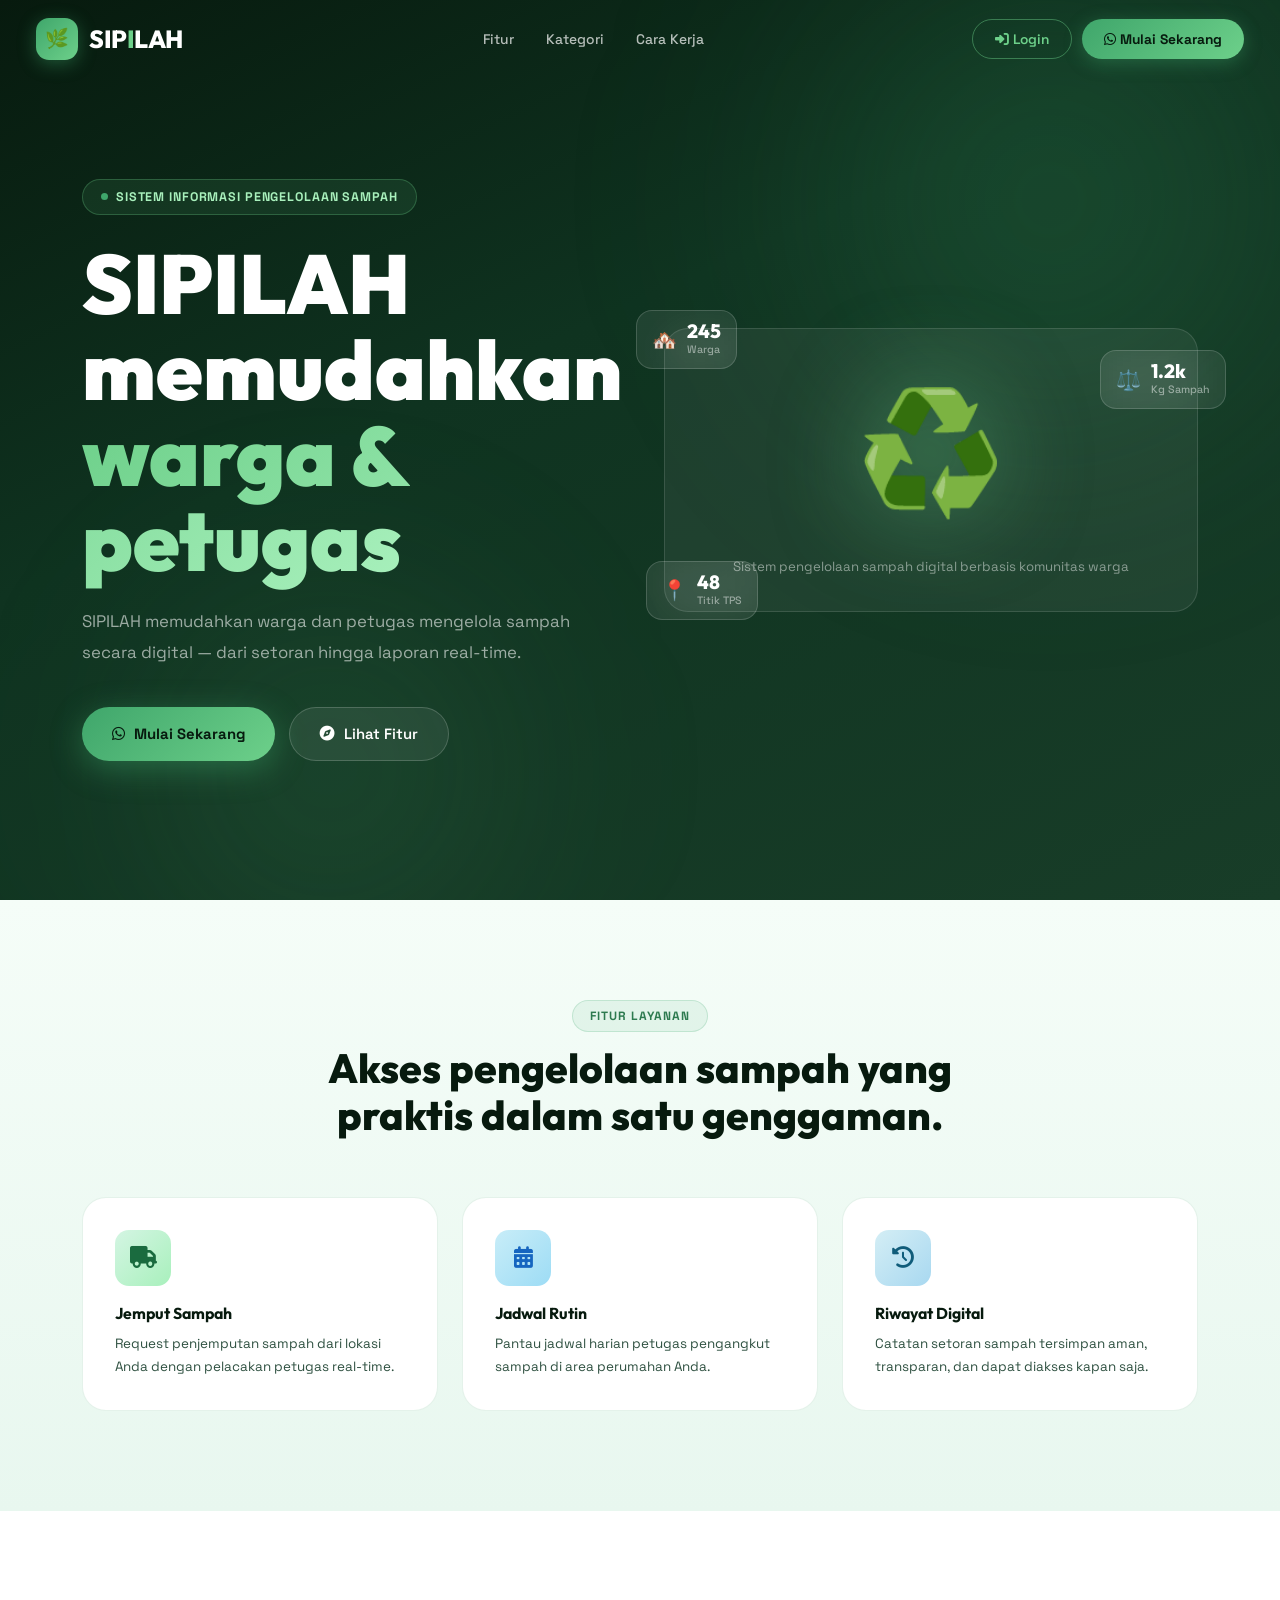
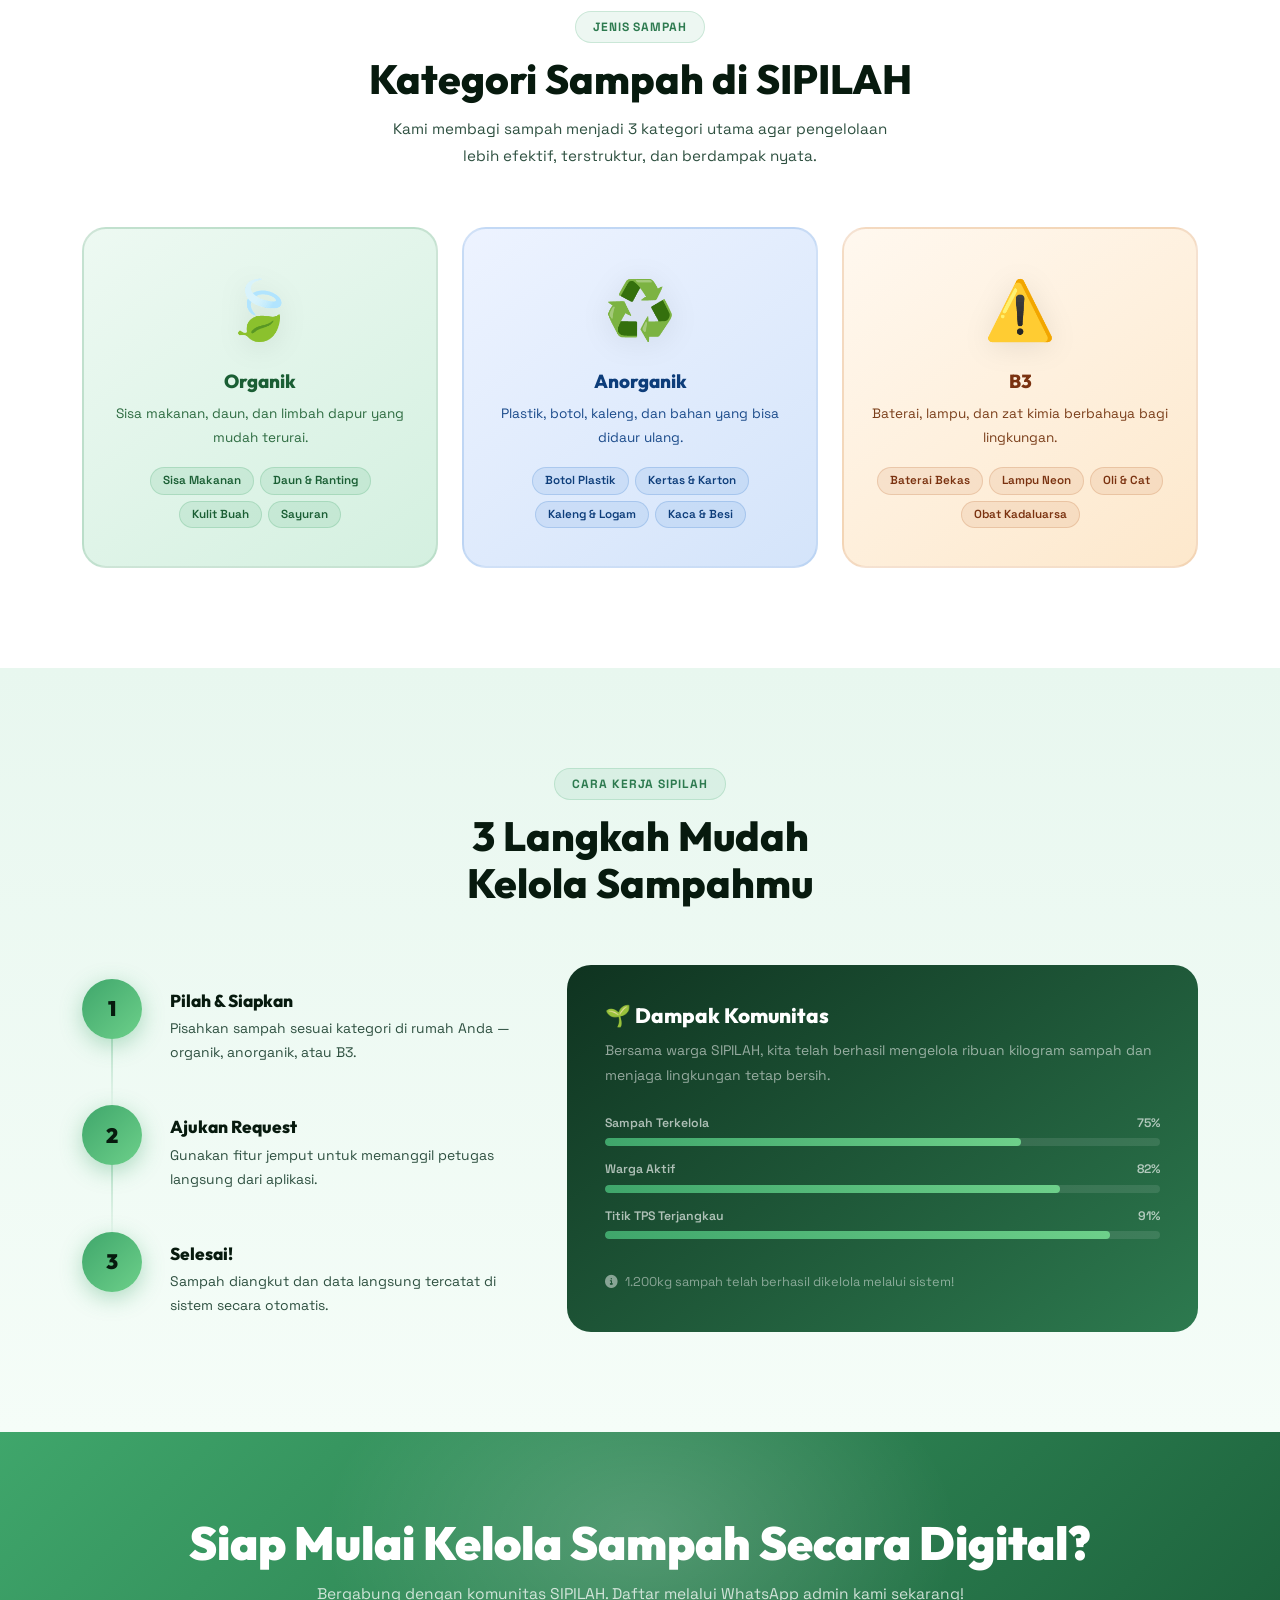
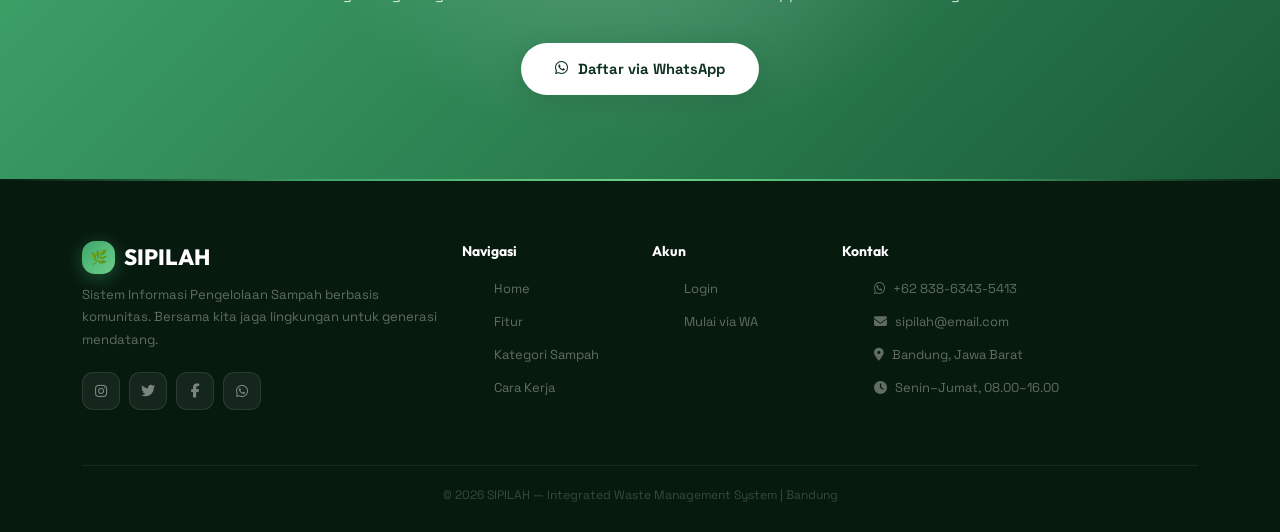
<file: src/main/resources/templates/index.html>
<!doctype html>
<html lang="id">
  <head>
    <meta charset="UTF-8" />
    <meta name="viewport" content="width=device-width, initial-scale=1.0" />
    <title>SIPILAH — Bank Sampah Digital</title>
    <link
      href="https://cdnjs.cloudflare.com/ajax/libs/bootstrap/5.3.0/css/bootstrap.min.css"
      rel="stylesheet"
    />
    <link
      href="https://cdnjs.cloudflare.com/ajax/libs/font-awesome/6.4.0/css/all.min.css"
      rel="stylesheet"
    />
    <link
      href="https://fonts.googleapis.com/css2?family=Outfit:wght@300;400;500;600;700;800;900&family=Space+Grotesk:wght@300;400;500;600;700&display=swap"
      rel="stylesheet"
    />
    <style>
      :root {
        --g1: #071a0e;
        --g2: #0f3320;
        --g3: #1a5c38;
        --g4: #2d7a4f;
        --g5: #3fa66b;
        --g6: #6dd08a;
        --g7: #a8f0bc;
        --cream: #f5fdf8;
        --cream2: #e8f7ef;
        --white: #ffffff;
        --text: #0a1f12;
        --text2: #2e5040;
        --border: rgba(63, 166, 107, 0.14);
        --radius: 24px;
        --r-sm: 14px;
        --r-xs: 10px;
        --tr: all 0.35s cubic-bezier(0.4, 0, 0.2, 1);
        --shadow-sm: 0 4px 24px rgba(13, 40, 24, 0.07);
        --shadow-md: 0 12px 48px rgba(13, 40, 24, 0.14);
        --shadow-lg: 0 24px 80px rgba(13, 40, 24, 0.22);
      }
      * {
        margin: 0;
        padding: 0;
        box-sizing: border-box;
      }
      html {
        scroll-behavior: smooth;
      }
      body {
        font-family: "Space Grotesk", sans-serif;
        background: var(--cream);
        color: var(--text);
        overflow-x: hidden;
      }

      /* BUBBLES */
      #bubbleCanvas {
        position: fixed;
        inset: 0;
        pointer-events: none;
        z-index: 0;
        overflow: hidden;
      }
      .bbl {
        position: absolute;
        border-radius: 50%;
        background: radial-gradient(
          circle at 30% 30%,
          rgba(109, 208, 138, 0.18),
          rgba(63, 166, 107, 0.04)
        );
        border: 1px solid rgba(109, 208, 138, 0.12);
        backdrop-filter: blur(1px);
        animation: riseBbl linear infinite;
      }
      @keyframes riseBbl {
        0% {
          transform: translateY(110vh) scale(0.8) rotate(0deg);
          opacity: 0;
        }
        8% {
          opacity: 1;
        }
        92% {
          opacity: 0.55;
        }
        100% {
          transform: translateY(-15vh) scale(1.1) rotate(360deg);
          opacity: 0;
        }
      }

      /* NAVBAR */
      #navbar {
        position: fixed;
        top: 0;
        left: 0;
        right: 0;
        z-index: 900;
        padding: 18px 0;
        transition: var(--tr);
      }
      #navbar.scrolled {
        background: rgba(7, 26, 14, 0.9);
        backdrop-filter: blur(28px);
        -webkit-backdrop-filter: blur(28px);
        border-bottom: 1px solid rgba(109, 208, 138, 0.14);
        padding: 11px 0;
        box-shadow: 0 4px 32px rgba(0, 0, 0, 0.2);
      }
      .nav-inner {
        display: flex;
        align-items: center;
        justify-content: space-between;
        padding: 0 36px;
        max-width: 1300px;
        margin: 0 auto;
      }
      .nav-logo {
        display: flex;
        align-items: center;
        gap: 11px;
        text-decoration: none;
      }
      .logo-box {
        width: 42px;
        height: 42px;
        border-radius: 13px;
        background: linear-gradient(135deg, var(--g5), var(--g6));
        display: flex;
        align-items: center;
        justify-content: center;
        font-size: 19px;
        box-shadow: 0 4px 18px rgba(63, 166, 107, 0.42);
        transition: var(--tr);
      }
      .nav-logo:hover .logo-box {
        transform: rotate(-8deg) scale(1.05);
      }
      .logo-text {
        font-family: "Outfit", sans-serif;
        font-weight: 800;
        font-size: 1.55rem;
        color: #fff;
        letter-spacing: -0.5px;
      }
      .logo-text em {
        color: var(--g6);
        font-style: normal;
      }
      .nav-links {
        display: flex;
        gap: 2px;
        list-style: none;
        margin: 0;
      }
      .nav-links a {
        color: rgba(255, 255, 255, 0.7);
        text-decoration: none;
        font-size: 0.87rem;
        font-weight: 500;
        padding: 8px 15px;
        border-radius: 50px;
        transition: var(--tr);
      }
      .nav-links a:hover {
        background: rgba(109, 208, 138, 0.14);
        color: var(--g6);
      }
      .nav-act {
        display: flex;
        gap: 10px;
      }
      .btn-nl {
        padding: 9px 22px;
        border: 1.5px solid rgba(109, 208, 138, 0.45);
        color: var(--g6);
        background: transparent;
        border-radius: 50px;
        font-size: 0.86rem;
        font-weight: 600;
        cursor: pointer;
        transition: var(--tr);
        font-family: "Space Grotesk", sans-serif;
      }
      .btn-nl:hover {
        background: rgba(109, 208, 138, 0.13);
        border-color: var(--g6);
      }
      .btn-nd {
        padding: 9px 22px;
        background: linear-gradient(135deg, var(--g5), var(--g6));
        color: var(--g1);
        border: none;
        border-radius: 50px;
        font-size: 0.86rem;
        font-weight: 700;
        cursor: pointer;
        transition: var(--tr);
        font-family: "Space Grotesk", sans-serif;
        box-shadow: 0 4px 18px rgba(63, 166, 107, 0.38);
      }
      .btn-nd:hover {
        transform: translateY(-2px);
        box-shadow: 0 8px 28px rgba(63, 166, 107, 0.54);
      }
      .nav-tog {
        display: none;
        background: none;
        border: none;
        color: #fff;
        font-size: 1.4rem;
        cursor: pointer;
      }
      #mMenu {
        display: none;
        position: fixed;
        top: 64px;
        left: 0;
        right: 0;
        background: rgba(7, 26, 14, 0.97);
        backdrop-filter: blur(24px);
        padding: 18px 24px 22px;
        border-bottom: 1px solid rgba(109, 208, 138, 0.14);
        z-index: 899;
      }
      #mMenu.open {
        display: block;
      }
      #mMenu ul {
        list-style: none;
        margin-bottom: 14px;
      }
      #mMenu ul li a {
        display: block;
        color: rgba(255, 255, 255, 0.78);
        text-decoration: none;
        padding: 10px 12px;
        border-radius: 10px;
        font-size: 0.93rem;
        transition: var(--tr);
      }
      #mMenu ul li a:hover {
        background: rgba(109, 208, 138, 0.12);
        color: var(--g6);
      }
      #mMenu .mb {
        display: flex;
        gap: 10px;
      }
      #mMenu .mbl {
        flex: 1;
        padding: 10px;
        border-radius: 50px;
        background: transparent;
        border: 1.5px solid rgba(109, 208, 138, 0.4);
        color: var(--g6);
        font-weight: 600;
        font-size: 0.86rem;
        cursor: pointer;
        font-family: "Space Grotesk", sans-serif;
      }
      #mMenu .mbd {
        flex: 1;
        padding: 10px;
        border-radius: 50px;
        background: linear-gradient(135deg, var(--g5), var(--g6));
        color: var(--g1);
        border: none;
        font-weight: 700;
        font-size: 0.86rem;
        cursor: pointer;
        font-family: "Space Grotesk", sans-serif;
      }

      /* HERO */
      .hero {
        min-height: 100vh;
        background: linear-gradient(
          155deg,
          var(--g1) 0%,
          var(--g2) 40%,
          #183d28 100%
        );
        display: flex;
        align-items: center;
        position: relative;
        overflow: hidden;
        padding: 130px 0 90px;
      }
      .hero-orb {
        position: absolute;
        border-radius: 50%;
        filter: blur(100px);
        pointer-events: none;
      }
      .orb1 {
        width: 700px;
        height: 700px;
        background: radial-gradient(
          circle,
          rgba(63, 166, 107, 0.24) 0%,
          transparent 70%
        );
        top: -150px;
        right: -120px;
      }
      .orb2 {
        width: 500px;
        height: 500px;
        background: radial-gradient(
          circle,
          rgba(109, 208, 138, 0.15) 0%,
          transparent 70%
        );
        bottom: -120px;
        left: 80px;
      }
      .hero-z {
        position: relative;
        z-index: 2;
      }
      .h-badge {
        display: inline-flex;
        align-items: center;
        gap: 8px;
        background: rgba(109, 208, 138, 0.1);
        border: 1px solid rgba(109, 208, 138, 0.28);
        color: var(--g7);
        padding: 8px 18px;
        border-radius: 50px;
        font-size: 0.78rem;
        font-weight: 700;
        letter-spacing: 0.07em;
        text-transform: uppercase;
        margin-bottom: 26px;
        animation: fadeSlideDown 0.8s ease both;
      }
      .h-badge .dot {
        width: 7px;
        height: 7px;
        border-radius: 50%;
        background: var(--g5);
        animation: pulse-dot 1.8s ease-in-out infinite;
      }
      @keyframes pulse-dot {
        0%,
        100% {
          opacity: 1;
          transform: scale(1);
        }
        50% {
          opacity: 0.4;
          transform: scale(0.7);
        }
      }
      .h-title {
        font-family: "Outfit", sans-serif;
        font-weight: 900;
        font-size: clamp(2.9rem, 6.5vw, 5.2rem);
        color: #fff;
        line-height: 1.03;
        margin-bottom: 22px;
        animation: fadeSlideDown 0.9s 0.08s ease both;
      }
      .h-title .accent {
        background: linear-gradient(135deg, var(--g6), var(--g7));
        -webkit-background-clip: text;
        -webkit-text-fill-color: transparent;
        background-clip: text;
      }
      .h-desc {
        color: rgba(255, 255, 255, 0.58);
        font-size: 1.05rem;
        line-height: 1.82;
        max-width: 490px;
        margin-bottom: 40px;
        animation: fadeSlideDown 1s 0.16s ease both;
      }
      .h-cta {
        display: flex;
        gap: 14px;
        flex-wrap: wrap;
        animation: fadeSlideDown 1s 0.24s ease both;
      }
      .btn-hp {
        display: inline-flex;
        align-items: center;
        gap: 9px;
        background: linear-gradient(135deg, var(--g5), var(--g6));
        color: var(--g1);
        padding: 15px 30px;
        border-radius: 50px;
        font-weight: 700;
        font-size: 0.93rem;
        border: none;
        cursor: pointer;
        box-shadow: 0 8px 32px rgba(63, 166, 107, 0.45);
        transition: var(--tr);
        font-family: "Space Grotesk", sans-serif;
        text-decoration: none;
      }
      .btn-hp:hover {
        transform: translateY(-3px);
        box-shadow: 0 16px 50px rgba(63, 166, 107, 0.6);
        color: var(--g1);
      }
      .btn-hs {
        display: inline-flex;
        align-items: center;
        gap: 9px;
        background: rgba(255, 255, 255, 0.07);
        color: #fff;
        padding: 15px 30px;
        border-radius: 50px;
        font-weight: 600;
        font-size: 0.93rem;
        border: 1.5px solid rgba(255, 255, 255, 0.18);
        cursor: pointer;
        transition: var(--tr);
        font-family: "Space Grotesk", sans-serif;
        backdrop-filter: blur(8px);
        text-decoration: none;
      }
      .btn-hs:hover {
        background: rgba(255, 255, 255, 0.13);
        border-color: rgba(109, 208, 138, 0.45);
        color: #fff;
        transform: translateY(-3px);
      }
      .h-visual {
        position: relative;
        animation: fadeSlideDown 1s 0.35s ease both;
      }
      .h-eco-card {
        background: rgba(255, 255, 255, 0.06);
        backdrop-filter: blur(22px);
        -webkit-backdrop-filter: blur(22px);
        border: 1px solid rgba(255, 255, 255, 0.12);
        border-radius: var(--radius);
        padding: 34px;
        text-align: center;
      }
      .h-eco-icon {
        font-size: 7.5rem;
        display: block;
        margin-bottom: 14px;
        filter: drop-shadow(0 0 45px rgba(109, 208, 138, 0.55));
        animation: floatIcon 3s ease-in-out infinite;
      }
      @keyframes floatIcon {
        0%,
        100% {
          transform: translateY(0) rotate(-4deg);
        }
        50% {
          transform: translateY(-14px) rotate(4deg);
        }
      }
      .h-eco-card p {
        color: rgba(255, 255, 255, 0.48);
        font-size: 0.83rem;
        margin: 0;
      }
      .fstat {
        position: absolute;
        background: rgba(255, 255, 255, 0.08);
        backdrop-filter: blur(18px);
        border: 1px solid rgba(255, 255, 255, 0.16);
        border-radius: 16px;
        padding: 11px 15px;
        display: flex;
        align-items: center;
        gap: 10px;
        animation: floatStat 4s ease-in-out infinite;
      }
      .fst-num {
        font-family: "Outfit", sans-serif;
        font-weight: 800;
        font-size: 1.2rem;
        color: #fff;
        line-height: 1;
      }
      .fst-lbl {
        font-size: 0.67rem;
        color: rgba(255, 255, 255, 0.48);
        font-weight: 500;
      }
      .fst-ico {
        font-size: 1.25rem;
      }
      .fs-a {
        top: -18px;
        left: -28px;
        animation-delay: 0s;
      }
      .fs-b {
        top: 22px;
        right: -28px;
        animation-delay: 1.4s;
      }
      .fs-c {
        bottom: -8px;
        left: -18px;
        animation-delay: 2.8s;
      }
      @keyframes floatStat {
        0%,
        100% {
          transform: translateY(0);
        }
        50% {
          transform: translateY(-11px);
        }
      }

      /* SECTION COMMONS */
      .s-tag {
        display: inline-block;
        background: rgba(63, 166, 107, 0.09);
        border: 1px solid rgba(63, 166, 107, 0.2);
        color: var(--g4);
        padding: 6px 17px;
        border-radius: 50px;
        font-size: 0.75rem;
        font-weight: 700;
        letter-spacing: 0.08em;
        text-transform: uppercase;
        margin-bottom: 13px;
      }
      .s-title {
        font-family: "Outfit", sans-serif;
        font-weight: 800;
        font-size: clamp(1.75rem, 4vw, 2.55rem);
        color: var(--g1);
        line-height: 1.15;
        margin-bottom: 13px;
      }
      .s-desc {
        color: var(--text2);
        font-size: 0.95rem;
        max-width: 510px;
        margin: 0 auto;
        line-height: 1.76;
      }

      /* FITUR */
      .sec-fitur {
        padding: 100px 0;
        background: linear-gradient(
          180deg,
          var(--cream) 0%,
          var(--cream2) 100%
        );
        position: relative;
        z-index: 1;
      }
      .ft-card {
        background: #fff;
        border: 1.5px solid var(--border);
        border-radius: var(--radius);
        padding: 32px;
        height: 100%;
        transition: var(--tr);
        position: relative;
        overflow: hidden;
      }
      .ft-card::after {
        content: "";
        position: absolute;
        inset: 0;
        background: linear-gradient(
          135deg,
          rgba(63, 166, 107, 0.04),
          transparent
        );
        opacity: 0;
        transition: var(--tr);
      }
      .ft-card:hover {
        transform: translateY(-9px);
        box-shadow: var(--shadow-md);
        border-color: rgba(63, 166, 107, 0.3);
      }
      .ft-card:hover::after {
        opacity: 1;
      }
      .ft-ico {
        width: 56px;
        height: 56px;
        border-radius: 14px;
        display: flex;
        align-items: center;
        justify-content: center;
        font-size: 1.35rem;
        margin-bottom: 18px;
        position: relative;
        z-index: 1;
      }
      .ft-card h5 {
        font-family: "Outfit", sans-serif;
        font-weight: 700;
        font-size: 0.99rem;
        color: var(--g1);
        margin-bottom: 9px;
        position: relative;
        z-index: 1;
      }
      .ft-card p {
        color: var(--text2);
        font-size: 0.84rem;
        line-height: 1.72;
        margin: 0;
        position: relative;
        z-index: 1;
      }

      /* KATEGORI */
      .sec-kat {
        padding: 100px 0;
        background: #fff;
        position: relative;
        z-index: 1;
      }
      .kat {
        border-radius: var(--radius);
        padding: 38px 26px;
        text-align: center;
        height: 100%;
        transition: var(--tr);
        border: 2px solid transparent;
      }
      .kat:hover {
        transform: translateY(-9px);
      }
      .kat-or {
        background: linear-gradient(145deg, #edf9f2, #d4f0e0);
        border-color: rgba(45, 122, 79, 0.16);
      }
      .kat-or:hover {
        border-color: rgba(45, 122, 79, 0.42);
        box-shadow: 0 20px 50px rgba(45, 122, 79, 0.1);
      }
      .kat-an {
        background: linear-gradient(145deg, #edf3ff, #d4e4fa);
        border-color: rgba(21, 101, 192, 0.13);
      }
      .kat-an:hover {
        border-color: rgba(21, 101, 192, 0.38);
        box-shadow: 0 20px 50px rgba(21, 101, 192, 0.09);
      }
      .kat-b3 {
        background: linear-gradient(145deg, #fff8ef, #fde8cc);
        border-color: rgba(176, 80, 20, 0.13);
      }
      .kat-b3:hover {
        border-color: rgba(176, 80, 20, 0.34);
        box-shadow: 0 20px 50px rgba(176, 80, 20, 0.09);
      }
      .kat-ic {
        font-size: 3.6rem;
        margin-bottom: 16px;
        display: block;
        filter: drop-shadow(0 4px 14px rgba(0, 0, 0, 0.09));
      }
      .kat h4 {
        font-family: "Outfit", sans-serif;
        font-weight: 800;
        font-size: 1.18rem;
        margin-bottom: 10px;
      }
      .kat-or h4 {
        color: #1a5e34;
      }
      .kat-an h4 {
        color: #0d3d7a;
      }
      .kat-b3 h4 {
        color: #7a3210;
      }
      .kat p {
        font-size: 0.85rem;
        line-height: 1.72;
        margin-bottom: 18px;
      }
      .kat-or p {
        color: #2d6b40;
      }
      .kat-an p {
        color: #1a4a8a;
      }
      .kat-b3 p {
        color: #7a3e1a;
      }
      .kat-tags {
        display: flex;
        flex-wrap: wrap;
        gap: 6px;
        justify-content: center;
      }
      .kt {
        padding: 4px 12px;
        border-radius: 50px;
        font-size: 0.73rem;
        font-weight: 600;
      }
      .kat-or .kt {
        background: rgba(63, 166, 107, 0.13);
        color: #1a5e34;
        border: 1px solid rgba(63, 166, 107, 0.22);
      }
      .kat-an .kt {
        background: rgba(21, 101, 192, 0.09);
        color: #0d3d7a;
        border: 1px solid rgba(21, 101, 192, 0.18);
      }
      .kat-b3 .kt {
        background: rgba(176, 80, 20, 0.09);
        color: #7a3210;
        border: 1px solid rgba(176, 80, 20, 0.18);
      }

      /* CARA KERJA */
      .sec-cara {
        padding: 100px 0;
        background: linear-gradient(180deg, var(--cream2), var(--cream));
        position: relative;
        z-index: 1;
      }
      .cara-steps {
        display: flex;
        flex-direction: column;
        gap: 0;
      }
      .cara-step {
        display: flex;
        align-items: flex-start;
        gap: 28px;
        position: relative;
        padding-bottom: 40px;
      }
      .cara-step:last-child {
        padding-bottom: 0;
      }
      .cara-step::before {
        content: "";
        position: absolute;
        left: 29px;
        top: 60px;
        bottom: 0;
        width: 2px;
        background: linear-gradient(
          180deg,
          rgba(63, 166, 107, 0.3),
          rgba(63, 166, 107, 0.05)
        );
        pointer-events: none;
      }
      .cara-step:last-child::before {
        display: none;
      }
      .step-num {
        width: 60px;
        height: 60px;
        border-radius: 50%;
        background: linear-gradient(135deg, var(--g5), var(--g6));
        display: flex;
        align-items: center;
        justify-content: center;
        font-family: "Outfit", sans-serif;
        font-weight: 900;
        font-size: 1.3rem;
        color: var(--g1);
        box-shadow: 0 6px 22px rgba(63, 166, 107, 0.38);
        flex-shrink: 0;
      }
      .step-body {
        padding-top: 12px;
      }
      .step-body h4 {
        font-family: "Outfit", sans-serif;
        font-weight: 800;
        font-size: 1.08rem;
        color: var(--g1);
        margin-bottom: 6px;
      }
      .step-body p {
        color: var(--text2);
        font-size: 0.87rem;
        line-height: 1.72;
        margin: 0;
      }
      .cara-visual {
        background: linear-gradient(145deg, var(--g2), var(--g4));
        border-radius: var(--radius);
        padding: 38px;
        color: #fff;
        height: 100%;
        display: flex;
        flex-direction: column;
        justify-content: center;
      }
      .cara-visual h3 {
        font-family: "Outfit", sans-serif;
        font-weight: 800;
        font-size: 1.3rem;
        margin-bottom: 10px;
      }
      .cara-visual p {
        color: rgba(255, 255, 255, 0.55);
        font-size: 0.87rem;
        line-height: 1.78;
        margin-bottom: 26px;
      }
      .prog-wrap {
        margin-bottom: 14px;
      }
      .prog-lbl {
        display: flex;
        justify-content: space-between;
        font-size: 0.77rem;
        font-weight: 600;
        color: rgba(255, 255, 255, 0.65);
        margin-bottom: 6px;
      }
      .prog-bar {
        height: 8px;
        border-radius: 50px;
        background: rgba(255, 255, 255, 0.1);
        overflow: hidden;
      }
      .prog-fill {
        height: 100%;
        border-radius: 50px;
        background: linear-gradient(90deg, var(--g5), var(--g6));
        transition: width 1.4s ease;
      }

      /* DAMPAK */
      .sec-dampak {
        padding: 84px 0;
        background: linear-gradient(135deg, var(--g5), var(--g3));
        text-align: center;
        position: relative;
        overflow: hidden;
        z-index: 1;
      }
      .sec-dampak::before {
        content: "";
        position: absolute;
        width: 640px;
        height: 420px;
        background: radial-gradient(
          ellipse,
          rgba(255, 255, 255, 0.18) 0%,
          transparent 70%
        );
        border-radius: 50%;
        top: -110px;
        left: 50%;
        transform: translateX(-50%);
        pointer-events: none;
      }
      .sec-dampak h2 {
        font-family: "Outfit", sans-serif;
        font-weight: 900;
        font-size: clamp(1.85rem, 4vw, 2.9rem);
        color: #fff;
        margin-bottom: 12px;
        position: relative;
        z-index: 1;
      }
      .sec-dampak p {
        color: rgba(255, 255, 255, 0.76);
        font-size: 0.97rem;
        margin-bottom: 36px;
        position: relative;
        z-index: 1;
      }
      .btn-cta-w {
        display: inline-flex;
        align-items: center;
        gap: 10px;
        background: #fff;
        color: var(--g2);
        padding: 15px 34px;
        border-radius: 50px;
        font-weight: 700;
        font-size: 0.92rem;
        text-decoration: none;
        border: none;
        cursor: pointer;
        box-shadow: 0 8px 30px rgba(0, 0, 0, 0.12);
        transition: var(--tr);
        font-family: "Space Grotesk", sans-serif;
        position: relative;
        z-index: 1;
      }
      .btn-cta-w:hover {
        transform: translateY(-3px);
        box-shadow: 0 16px 46px rgba(0, 0, 0, 0.18);
        color: var(--g2);
      }

      /* FOOTER */
      footer {
        background: var(--g1);
        padding: 62px 0 28px;
        position: relative;
        z-index: 1;
      }
      footer::before {
        content: "";
        position: absolute;
        top: 0;
        left: 0;
        right: 0;
        height: 2px;
        background: linear-gradient(
          90deg,
          transparent,
          var(--g5),
          var(--g6),
          var(--g5),
          transparent
        );
      }
      .foot-logo {
        font-family: "Outfit", sans-serif;
        font-weight: 800;
        font-size: 1.38rem;
        color: #fff;
        display: flex;
        align-items: center;
        gap: 9px;
        margin-bottom: 10px;
      }
      .foot-desc {
        color: rgba(255, 255, 255, 0.36);
        font-size: 0.82rem;
        line-height: 1.72;
        margin-bottom: 20px;
      }
      .foot-soc {
        display: flex;
        gap: 9px;
      }
      .fsb {
        width: 38px;
        height: 38px;
        border-radius: 11px;
        background: rgba(255, 255, 255, 0.06);
        border: 1px solid rgba(255, 255, 255, 0.09);
        display: flex;
        align-items: center;
        justify-content: center;
        color: rgba(255, 255, 255, 0.44);
        font-size: 0.88rem;
        transition: var(--tr);
        text-decoration: none;
      }
      .fsb:hover {
        background: rgba(109, 208, 138, 0.14);
        border-color: rgba(109, 208, 138, 0.28);
        color: var(--g6);
        transform: translateY(-2px);
      }
      .fc-title {
        font-family: "Outfit", sans-serif;
        font-weight: 700;
        color: #fff;
        font-size: 0.87rem;
        margin-bottom: 14px;
      }
      .fl {
        list-style: none;
      }
      .fl li {
        margin-bottom: 9px;
      }
      .fl a {
        color: rgba(255, 255, 255, 0.36);
        font-size: 0.81rem;
        text-decoration: none;
        transition: var(--tr);
      }
      .fl a:hover {
        color: var(--g6);
      }
      .foot-bot {
        margin-top: 50px;
        padding-top: 20px;
        border-top: 1px solid rgba(255, 255, 255, 0.07);
        text-align: center;
        color: rgba(255, 255, 255, 0.2);
        font-size: 0.76rem;
      }

      /* MODAL LOGIN */
      .modal-content {
        border: none;
        border-radius: 28px;
        overflow: hidden;
        background: #fff;
        box-shadow: var(--shadow-lg);
      }
      .modal-header {
        background: linear-gradient(135deg, var(--g2), var(--g4));
        border: none;
        padding: 24px 28px;
      }
      .modal-title {
        font-family: "Outfit", sans-serif;
        font-weight: 700;
        font-size: 1.1rem;
        color: #fff;
      }
      .modal-header .btn-close {
        filter: invert(1);
        opacity: 0.65;
      }
      .modal-body {
        padding: 28px;
      }
      .f-lbl {
        font-weight: 600;
        font-size: 0.77rem;
        color: var(--text2);
        letter-spacing: 0.04em;
        text-transform: uppercase;
        margin-bottom: 5px;
        display: block;
      }
      .f-ctrl {
        border: 1.5px solid #dae8df;
        border-radius: 12px;
        padding: 10px 15px;
        font-size: 0.88rem;
        font-family: "Space Grotesk", sans-serif;
        transition: var(--tr);
        background: var(--cream2);
        width: 100%;
      }
      .f-ctrl:focus {
        border-color: var(--g5);
        box-shadow: 0 0 0 4px rgba(63, 166, 107, 0.1);
        background: #fff;
        outline: none;
      }
      .iw {
        position: relative;
      }
      .iw .fi {
        position: absolute;
        left: 13px;
        top: 50%;
        transform: translateY(-50%);
        color: #98b8a8;
        font-size: 0.86rem;
      }
      .iw .f-ctrl {
        padding-left: 38px;
      }
      .btn-sub {
        width: 100%;
        padding: 12px;
        border: none;
        border-radius: 13px;
        background: linear-gradient(135deg, var(--g3), var(--g5));
        color: #fff;
        font-weight: 700;
        font-size: 0.9rem;
        cursor: pointer;
        transition: var(--tr);
        font-family: "Space Grotesk", sans-serif;
        box-shadow: 0 6px 22px rgba(45, 122, 79, 0.24);
        display: flex;
        align-items: center;
        justify-content: center;
        gap: 8px;
      }
      .btn-sub:hover {
        transform: translateY(-2px);
        box-shadow: 0 12px 32px rgba(45, 122, 79, 0.36);
      }
      .btn-sub:disabled {
        opacity: 0.6;
        cursor: not-allowed;
        transform: none;
        box-shadow: none;
      }
      .al {
        border-radius: 12px;
        padding: 11px 15px;
        font-size: 0.83rem;
        font-weight: 600;
        margin-bottom: 16px;
        display: none;
        align-items: center;
        gap: 9px;
      }
      .al.show {
        display: flex;
      }
      .al-ok {
        background: #d4f5e3;
        border: 1px solid #6dd08a;
        color: #1a4d2e;
      }
      .al-err {
        background: #fde8e8;
        border: 1px solid #f5a8a8;
        color: #8b1a1a;
      }

      /* SPINNER */
      .spin {
        width: 16px;
        height: 16px;
        border: 2px solid rgba(255, 255, 255, 0.35);
        border-top-color: #fff;
        border-radius: 50%;
        animation: doSpin 0.7s linear infinite;
        display: inline-block;
      }
      @keyframes doSpin {
        100% {
          transform: rotate(360deg);
        }
      }

      /* ANIMATIONS */
      @keyframes fadeSlideDown {
        from {
          opacity: 0;
          transform: translateY(-22px);
        }
        to {
          opacity: 1;
          transform: translateY(0);
        }
      }
      .fu {
        opacity: 0;
        transform: translateY(32px);
        transition:
          opacity 0.72s ease,
          transform 0.72s ease;
      }
      .fu.vis {
        opacity: 1;
        transform: translateY(0);
      }
      .fu:nth-child(2) {
        transition-delay: 0.1s;
      }
      .fu:nth-child(3) {
        transition-delay: 0.2s;
      }
      .fu:nth-child(4) {
        transition-delay: 0.3s;
      }

      @media (max-width: 991px) {
        .nav-links,
        .nav-act {
          display: none;
        }
        .nav-tog {
          display: block;
        }
        .hero {
          padding-top: 105px;
        }
        .h-visual {
          margin-top: 42px;
        }
        .fstat {
          display: none;
        }
        .cara-visual {
          margin-bottom: 30px;
        }
      }
      @media (max-width: 576px) {
        .h-cta {
          flex-direction: column;
        }
        .btn-hp,
        .btn-hs {
          justify-content: center;
        }
      }
      ::-webkit-scrollbar {
        width: 6px;
      }
      ::-webkit-scrollbar-track {
        background: var(--cream);
      }
      ::-webkit-scrollbar-thumb {
        background: var(--g5);
        border-radius: 4px;
      }
    </style>
  </head>
  <body>
    <div id="bubbleCanvas"></div>

    <!-- MOBILE MENU -->
    <div id="mMenu">
      <ul>
        <li><a href="#home" onclick="cm()">Home</a></li>
        <li><a href="#fitur" onclick="cm()">Fitur</a></li>
        <li><a href="#kategori" onclick="cm()">Kategori</a></li>
        <li><a href="#cara-kerja" onclick="cm()">Cara Kerja</a></li>
      </ul>
      <div class="mb">
        <button
          class="mbl"
          onclick="
            cm();
            oM('mLogin');
          "
        >
          Login
        </button>
        <button
          class="mbd"
          onclick="
            cm();
            window.open(
              'https://wa.me/6283863435413?text=Halo%20Admin,%20saya%20mau%20menggunakan%20layanan%20SIPILAH',
              '_blank',
            );
          "
        >
          Mulai Sekarang
        </button>
      </div>
    </div>

    <!-- NAVBAR -->
    <nav id="navbar">
      <div class="nav-inner">
        <a class="nav-logo" href="#home">
          <div class="logo-box">🌿</div>
          <span class="logo-text">SIP<em>I</em>LAH</span>
        </a>
        <ul class="nav-links">
          <li><a href="#fitur">Fitur</a></li>
          <li><a href="#kategori">Kategori</a></li>
          <li><a href="#cara-kerja">Cara Kerja</a></li>
        </ul>
        <div class="nav-act">
          <button class="btn-nl" onclick="oM('mLogin')">
            <i class="fas fa-sign-in-alt me-1"></i>Login
          </button>
          <button
            class="btn-nd"
            onclick="
              window.open(
                'https://wa.me/6283863435413?text=Halo%20Admin,%20saya%20mau%20menggunakan%20layanan%20SIPILAH',
                '_blank',
              )
            "
          >
            <i class="fab fa-whatsapp me-1"></i>Mulai Sekarang
          </button>
        </div>
        <button class="nav-tog" id="navTog" onclick="tm()">
          <i class="fas fa-bars"></i>
        </button>
      </div>
    </nav>

    <!-- HERO -->
    <section class="hero" id="home">
      <div class="hero-orb orb1"></div>
      <div class="hero-orb orb2"></div>
      <div class="container hero-z">
        <div class="row align-items-center g-5">
          <div class="col-lg-6">
            <div class="h-badge">
              <div class="dot"></div>
              Sistem Informasi Pengelolaan Sampah
            </div>
            <h1 class="h-title">
              SIPILAH<br />memudahkan<br /><span class="accent"
                >warga & petugas</span
              >
            </h1>
            <p class="h-desc">
              SIPILAH memudahkan warga dan petugas mengelola sampah secara
              digital — dari setoran hingga laporan real-time.
            </p>
            <div class="h-cta">
              <a
                href="https://wa.me/6283863435413?text=Halo%20Admin,%20saya%20mau%20menggunakan%20layanan%20SIPILAH"
                target="_blank"
                class="btn-hp"
              >
                <i class="fab fa-whatsapp"></i> Mulai Sekarang
              </a>
              <a href="#fitur" class="btn-hs"
                ><i class="fas fa-compass"></i> Lihat Fitur</a
              >
            </div>
          </div>
          <div class="col-lg-6">
            <div class="h-visual">
              <div class="h-eco-card">
                <span class="h-eco-icon">♻️</span>
                <p>
                  Sistem pengelolaan sampah digital berbasis komunitas warga
                </p>
              </div>
              <div class="fstat fs-a">
                <div class="fst-ico">🏘️</div>
                <div>
                  <div class="fst-num">245</div>
                  <div class="fst-lbl">Warga</div>
                </div>
              </div>
              <div class="fstat fs-b">
                <div class="fst-ico">⚖️</div>
                <div>
                  <div class="fst-num">1.2k</div>
                  <div class="fst-lbl">Kg Sampah</div>
                </div>
              </div>
              <div class="fstat fs-c">
                <div class="fst-ico">📍</div>
                <div>
                  <div class="fst-num">48</div>
                  <div class="fst-lbl">Titik TPS</div>
                </div>
              </div>
            </div>
          </div>
        </div>
      </div>
    </section>

    <!-- FITUR -->
    <section class="sec-fitur" id="fitur">
      <div class="container">
        <div class="text-center fu" style="margin-bottom: 58px">
          <div class="s-tag">Fitur Layanan</div>
          <h2 class="s-title">
            Akses pengelolaan sampah yang<br />praktis dalam satu genggaman.
          </h2>
        </div>
        <div class="row g-4 justify-content-center">
          <div class="col-md-6 col-lg-4 fu">
            <div class="ft-card">
              <div
                class="ft-ico"
                style="
                  background: linear-gradient(135deg, #d4f5e3, #a8f0bc);
                  color: #1a6b3f;
                "
              >
                <i class="fas fa-truck"></i>
              </div>
              <h5>Jemput Sampah</h5>
              <p>
                Request penjemputan sampah dari lokasi Anda dengan pelacakan
                petugas real-time.
              </p>
            </div>
          </div>
          <div class="col-md-6 col-lg-4 fu">
            <div class="ft-card">
              <div
                class="ft-ico"
                style="
                  background: linear-gradient(135deg, #c8edf8, #9ddcf5);
                  color: #1565c0;
                "
              >
                <i class="fas fa-calendar-alt"></i>
              </div>
              <h5>Jadwal Rutin</h5>
              <p>
                Pantau jadwal harian petugas pengangkut sampah di area perumahan
                Anda.
              </p>
            </div>
          </div>
          <div class="col-md-6 col-lg-4 fu">
            <div class="ft-card">
              <div
                class="ft-ico"
                style="
                  background: linear-gradient(135deg, #d4eef5, #a8d8f0);
                  color: #105c7a;
                "
              >
                <i class="fas fa-history"></i>
              </div>
              <h5>Riwayat Digital</h5>
              <p>
                Catatan setoran sampah tersimpan aman, transparan, dan dapat
                diakses kapan saja.
              </p>
            </div>
          </div>
        </div>
      </div>
    </section>

    <!-- KATEGORI -->
    <section class="sec-kat" id="kategori">
      <div class="container">
        <div class="text-center fu" style="margin-bottom: 58px">
          <div class="s-tag">Jenis Sampah</div>
          <h2 class="s-title">Kategori Sampah di SIPILAH</h2>
          <p class="s-desc">
            Kami membagi sampah menjadi 3 kategori utama agar pengelolaan lebih
            efektif, terstruktur, dan berdampak nyata.
          </p>
        </div>
        <div class="row g-4">
          <div class="col-md-4 fu">
            <div class="kat kat-or">
              <span class="kat-ic">🍃</span>
              <h4>Organik</h4>
              <p>Sisa makanan, daun, dan limbah dapur yang mudah terurai.</p>
              <div class="kat-tags">
                <span class="kt">Sisa Makanan</span
                ><span class="kt">Daun & Ranting</span>
                <span class="kt">Kulit Buah</span
                ><span class="kt">Sayuran</span>
              </div>
            </div>
          </div>
          <div class="col-md-4 fu">
            <div class="kat kat-an">
              <span class="kat-ic">♻️</span>
              <h4>Anorganik</h4>
              <p>Plastik, botol, kaleng, dan bahan yang bisa didaur ulang.</p>
              <div class="kat-tags">
                <span class="kt">Botol Plastik</span
                ><span class="kt">Kertas & Karton</span>
                <span class="kt">Kaleng & Logam</span
                ><span class="kt">Kaca & Besi</span>
              </div>
            </div>
          </div>
          <div class="col-md-4 fu">
            <div class="kat kat-b3">
              <span class="kat-ic">⚠️</span>
              <h4>B3</h4>
              <p>Baterai, lampu, dan zat kimia berbahaya bagi lingkungan.</p>
              <div class="kat-tags">
                <span class="kt">Baterai Bekas</span
                ><span class="kt">Lampu Neon</span>
                <span class="kt">Oli & Cat</span
                ><span class="kt">Obat Kadaluarsa</span>
              </div>
            </div>
          </div>
        </div>
      </div>
    </section>

    <!-- CARA KERJA -->
    <section class="sec-cara" id="cara-kerja">
      <div class="container">
        <div class="text-center fu" style="margin-bottom: 58px">
          <div class="s-tag">Cara Kerja SIPILAH</div>
          <h2 class="s-title">3 Langkah Mudah<br />Kelola Sampahmu</h2>
        </div>
        <div class="row g-5 align-items-center">
          <div class="col-lg-5 fu">
            <div class="cara-steps">
              <div class="cara-step">
                <div class="step-num">1</div>
                <div class="step-body">
                  <h4>Pilah &amp; Siapkan</h4>
                  <p>
                    Pisahkan sampah sesuai kategori di rumah Anda — organik,
                    anorganik, atau B3.
                  </p>
                </div>
              </div>
              <div class="cara-step">
                <div class="step-num">2</div>
                <div class="step-body">
                  <h4>Ajukan Request</h4>
                  <p>
                    Gunakan fitur jemput untuk memanggil petugas langsung dari
                    aplikasi.
                  </p>
                </div>
              </div>
              <div class="cara-step">
                <div class="step-num">3</div>
                <div class="step-body">
                  <h4>Selesai!</h4>
                  <p>
                    Sampah diangkut dan data langsung tercatat di sistem secara
                    otomatis.
                  </p>
                </div>
              </div>
            </div>
          </div>
          <div class="col-lg-7 fu">
            <div class="cara-visual">
              <h3>🌱 Dampak Komunitas</h3>
              <p>
                Bersama warga SIPILAH, kita telah berhasil mengelola ribuan
                kilogram sampah dan menjaga lingkungan tetap bersih.
              </p>
              <div class="prog-wrap">
                <div class="prog-lbl">
                  <span>Sampah Terkelola</span><span>75%</span>
                </div>
                <div class="prog-bar">
                  <div class="prog-fill" id="pf1" style="width: 0%"></div>
                </div>
              </div>
              <div class="prog-wrap">
                <div class="prog-lbl">
                  <span>Warga Aktif</span><span>82%</span>
                </div>
                <div class="prog-bar">
                  <div class="prog-fill" id="pf2" style="width: 0%"></div>
                </div>
              </div>
              <div class="prog-wrap">
                <div class="prog-lbl">
                  <span>Titik TPS Terjangkau</span><span>91%</span>
                </div>
                <div class="prog-bar">
                  <div class="prog-fill" id="pf3" style="width: 0%"></div>
                </div>
              </div>
              <p
                style="
                  color: rgba(255, 255, 255, 0.48);
                  font-size: 0.8rem;
                  margin-top: 18px;
                  margin-bottom: 0;
                "
              >
                <i class="fas fa-info-circle me-1"></i> 1.200kg sampah telah
                berhasil dikelola melalui sistem!
              </p>
            </div>
          </div>
        </div>
      </div>
    </section>

    <!-- CTA / DAMPAK -->
    <section class="sec-dampak">
      <div class="container position-relative" style="z-index: 1">
        <h2>Siap Mulai Kelola Sampah Secara Digital?</h2>
        <p>
          Bergabung dengan komunitas SIPILAH. Daftar melalui WhatsApp admin kami
          sekarang!
        </p>
        <a
          href="https://wa.me/6283863435413?text=Halo%20Admin,%20saya%20mau%20menggunakan%20layanan%20SIPILAH"
          target="_blank"
          class="btn-cta-w"
        >
          <i class="fab fa-whatsapp"></i> Daftar via WhatsApp
        </a>
      </div>
    </section>

    <!-- FOOTER -->
    <footer>
      <div class="container">
        <div class="row g-4">
          <div class="col-lg-4">
            <div class="foot-logo">
              <div
                class="logo-box"
                style="width: 33px; height: 33px; font-size: 14px"
              >
                🌿
              </div>
              SIPILAH
            </div>
            <p class="foot-desc">
              Sistem Informasi Pengelolaan Sampah berbasis komunitas. Bersama
              kita jaga lingkungan untuk generasi mendatang.
            </p>
            <div class="foot-soc">
              <a href="#" class="fsb"><i class="fab fa-instagram"></i></a>
              <a href="#" class="fsb"><i class="fab fa-twitter"></i></a>
              <a href="#" class="fsb"><i class="fab fa-facebook-f"></i></a>
              <a href="https://wa.me/6283863435413" target="_blank" class="fsb"
                ><i class="fab fa-whatsapp"></i
              ></a>
            </div>
          </div>
          <div class="col-6 col-lg-2">
            <div class="fc-title">Navigasi</div>
            <ul class="fl">
              <li><a href="#home">Home</a></li>
              <li><a href="#fitur">Fitur</a></li>
              <li><a href="#kategori">Kategori Sampah</a></li>
              <li><a href="#cara-kerja">Cara Kerja</a></li>
            </ul>
          </div>
          <div class="col-6 col-lg-2">
            <div class="fc-title">Akun</div>
            <ul class="fl">
              <li><a href="#" onclick="oM('mLogin')">Login</a></li>
              <li>
                <a
                  href="https://wa.me/6283863435413?text=Halo%20Admin,%20saya%20mau%20menggunakan%20layanan%20SIPILAH"
                  target="_blank"
                  >Mulai via WA</a
                >
              </li>
            </ul>
          </div>
          <div class="col-lg-4">
            <div class="fc-title">Kontak</div>
            <ul class="fl">
              <li>
                <a href="https://wa.me/6283863435413" target="_blank"
                  ><i class="fab fa-whatsapp me-2"></i>+62 838-6343-5413</a
                >
              </li>
              <li>
                <a href="mailto:sipilah@email.com"
                  ><i class="fas fa-envelope me-2"></i>sipilah@email.com</a
                >
              </li>
              <li>
                <a href="#"
                  ><i class="fas fa-map-marker-alt me-2"></i>Bandung, Jawa
                  Barat</a
                >
              </li>
              <li>
                <a href="#"
                  ><i class="fas fa-clock me-2"></i>Senin–Jumat, 08.00–16.00</a
                >
              </li>
            </ul>
          </div>
        </div>
        <div class="foot-bot">
          © 2026 SIPILAH — Integrated Waste Management System | Bandung
        </div>
      </div>
    </footer>

    <!-- MODAL LOGIN -->
    <div class="modal fade" id="mLogin" tabindex="-1">
      <div class="modal-dialog modal-dialog-centered">
        <div class="modal-content">
          <div class="modal-header">
            <h5 class="modal-title">🌿 Masuk ke SIPILAH</h5>
            <button
              type="button"
              class="btn-close"
              data-bs-dismiss="modal"
            ></button>
          </div>
          <div class="modal-body">
            <div class="al" id="al-login"></div>
            <div class="mb-3">
              <label class="f-lbl">Email</label>
              <div class="iw">
                <i class="fas fa-envelope fi"></i>
                <input
                  type="email"
                  class="f-ctrl"
                  id="l-email"
                  placeholder="nama@email.com"
                  autocomplete="email"
                />
              </div>
            </div>
            <div class="mb-4">
              <label class="f-lbl">Password</label>
              <div class="iw">
                <i class="fas fa-lock fi"></i>
                <input
                  type="password"
                  class="f-ctrl"
                  id="l-pass"
                  placeholder="••••••••"
                  autocomplete="current-password"
                />
              </div>
            </div>
            <button class="btn-sub" id="btn-login-sub" onclick="doLogin()">
              <i class="fas fa-sign-in-alt"></i> Masuk
            </button>
            <p class="text-center mt-3" style="font-size: 0.78rem; color: #888">
              Belum punya akun?
              <a
                href="https://wa.me/6283863435413?text=Halo%20Admin,%20saya%20mau%20menggunakan%20layanan%20SIPILAH"
                target="_blank"
                style="color: var(--g4); font-weight: 700"
              >
                Mulai via WhatsApp
              </a>
            </p>
          </div>
        </div>
      </div>
    </div>

    <script src="https://cdnjs.cloudflare.com/ajax/libs/bootstrap/5.3.0/js/bootstrap.bundle.min.js"></script>
    <script>
      /* ── BUBBLES ─────────────────────────────────────────────── */
      (function () {
        const c = document.getElementById("bubbleCanvas");
        [38, 58, 80, 108, 140, 178, 220, 265].forEach((s) => {
          for (let j = 0; j < 3; j++) {
            const b = document.createElement("div");
            b.className = "bbl";
            b.style.cssText = `width:${s}px;height:${s}px;left:${Math.random() * 100}%;animation-duration:${11 + Math.random() * 18}s;animation-delay:${-Math.random() * 24}s;`;
            c.appendChild(b);
          }
        });
      })();

      /* ── NAVBAR SCROLL ───────────────────────────────────────── */
      window.addEventListener("scroll", () =>
        document
          .getElementById("navbar")
          .classList.toggle("scrolled", scrollY > 50),
      );

      /* ── FADE-UP OBSERVER ────────────────────────────────────── */
      const io = new IntersectionObserver(
        (e) =>
          e.forEach((x) => {
            if (x.isIntersecting) x.target.classList.add("vis");
          }),
        { threshold: 0.08 },
      );
      document.querySelectorAll(".fu").forEach((el) => io.observe(el));

      /* ── MOBILE MENU ─────────────────────────────────────────── */
      let mo = false;
      function tm() {
        mo = !mo;
        document.getElementById("mMenu").classList.toggle("open", mo);
        document.getElementById("navTog").innerHTML = mo
          ? '<i class="fas fa-times"></i>'
          : '<i class="fas fa-bars"></i>';
      }
      function cm() {
        mo = false;
        document.getElementById("mMenu").classList.remove("open");
        document.getElementById("navTog").innerHTML =
          '<i class="fas fa-bars"></i>';
      }

      /* ── PROGRESS BARS ───────────────────────────────────────── */
      const progOb = new IntersectionObserver(
        (entries) => {
          entries.forEach((e) => {
            if (e.isIntersecting) {
              setTimeout(() => {
                document.getElementById("pf1").style.width = "75%";
              }, 100);
              setTimeout(() => {
                document.getElementById("pf2").style.width = "82%";
              }, 250);
              setTimeout(() => {
                document.getElementById("pf3").style.width = "91%";
              }, 400);
              progOb.disconnect();
            }
          });
        },
        { threshold: 0.4 },
      );
      const caraVis = document.querySelector(".cara-visual");
      if (caraVis) progOb.observe(caraVis);

      /* ── MODAL HELPERS ───────────────────────────────────────── */
      function oM(id) {
        bootstrap.Modal.getOrCreateInstance(document.getElementById(id)).show();
      }

      /* ── ALERT HELPERS ───────────────────────────────────────── */
      function showAl(id, type, msg) {
        const e = document.getElementById(id);
        e.className = "al show " + (type === "ok" ? "al-ok" : "al-err");
        e.innerHTML =
          (type === "ok"
            ? '<i class="fas fa-check-circle"></i>'
            : '<i class="fas fa-exclamation-circle"></i>') +
          " " +
          msg;
      }
      function hideAl(id) {
        const e = document.getElementById(id);
        e.className = "al";
        e.innerHTML = "";
      }

      /* ── LOGIN BUTTON STATE ──────────────────────────────────── */
      function setLoginLoading(on) {
        const btn = document.getElementById("btn-login-sub");
        btn.disabled = on;
        btn.innerHTML = on
          ? '<span class="spin"></span> Memverifikasi...'
          : '<i class="fas fa-sign-in-alt"></i> Masuk';
      }

      /* ── REDIRECT BY ROLE ────────────────────────────────────── */
      function redirectByRole(role) {
        if (role === "ADMIN") {
          window.location.href = "/admin";
          return;
        }
        if (role === "PETUGAS") {
          window.location.href = "/petugas";
          return;
        }
        if (role === "PENGGUNA") {
          window.location.href = "/pengguna";
          return;
        }
      }

      /* ══════════════════════════════════════════════════════════
   LOGIN — PERBAIKAN UTAMA:
   1. Fetch ke /api/auth/login (relative, bukan hardcode localhost)
   2. Simpan ke sessionStorage (bukan localStorage)
   3. Simpan semua field yang dibutuhkan dashboard
   ══════════════════════════════════════════════════════════ */
      async function doLogin() {
        const email = document.getElementById("l-email").value.trim();
        const password = document.getElementById("l-pass").value;

        hideAl("al-login");

        if (!email || !password) {
          showAl("al-login", "err", "Email dan password wajib diisi!");
          return;
        }

        setLoginLoading(true);

        try {
          /* ✅ URL relative — tidak hardcode localhost */
          const r = await fetch("/api/auth/login", {
            method: "POST",
            headers: { "Content-Type": "application/json" },
            body: JSON.stringify({ email, password }),
          });

          /* Coba parse JSON, fallback ke text */
          let d = {};
          try {
            d = await r.json();
          } catch {
            d = {};
          }

          if (r.status === 404) {
            showAl(
              "al-login",
              "err",
              "Email belum terdaftar. Hubungi admin: " +
                '<a href="https://wa.me/6283863435413" target="_blank" style="color:#8b1a1a;text-decoration:underline;">+62 838-6343-5413</a>',
            );
            setLoginLoading(false);
            return;
          }

          if (r.status === 400 || r.status === 401) {
            showAl("al-login", "err", "Password salah. Silakan coba lagi.");
            document.getElementById("l-pass").value = "";
            setLoginLoading(false);
            return;
          }

          if (!r.ok) {
            showAl(
              "al-login",
              "err",
              d.pesan || d.message || "Login gagal. Coba lagi.",
            );
            setLoginLoading(false);
            return;
          }

          /* ✅ Simpan ke sessionStorage dengan semua field yang dibutuhkan dashboard */
          const userData = {
            id: d.id || "",
            nama: d.nama || d.name || "",
            email: d.email || email,
            role: d.role || "",
            alamat: d.alamat || "",
            rtRw: d.rtRw || d.rt_rw || "",
            noTelepon: d.noTelepon || d.no_telepon || "",
            nomorInduk: d.nomorInduk || "",
            wilayahTugas: d.wilayahTugas || "",
          };

          sessionStorage.setItem("sipilah_user", JSON.stringify(userData));

          /* ✅ Redirect sesuai role */
          redirectByRole(userData.role);

          /* Jika role tidak dikenali */
          showAl(
            "al-login",
            "err",
            "Role tidak dikenali: " + (userData.role || "(kosong)"),
          );
          setLoginLoading(false);
        } catch (err) {
          console.error(err);
          showAl(
            "al-login",
            "err",
            "Tidak bisa konek ke server. Pastikan backend sudah berjalan.",
          );
          setLoginLoading(false);
        }
      }

      /* Enter key di dalam modal */
      document.addEventListener("keydown", (e) => {
        if (
          e.key === "Enter" &&
          document.getElementById("mLogin").classList.contains("show")
        ) {
          doLogin();
        }
      });

      /* Reset alert & loading state saat modal dibuka ulang */
      document
        .getElementById("mLogin")
        .addEventListener("show.bs.modal", () => {
          hideAl("al-login");
          setLoginLoading(false);
        });
    </script>
  </body>
</html>
</file>
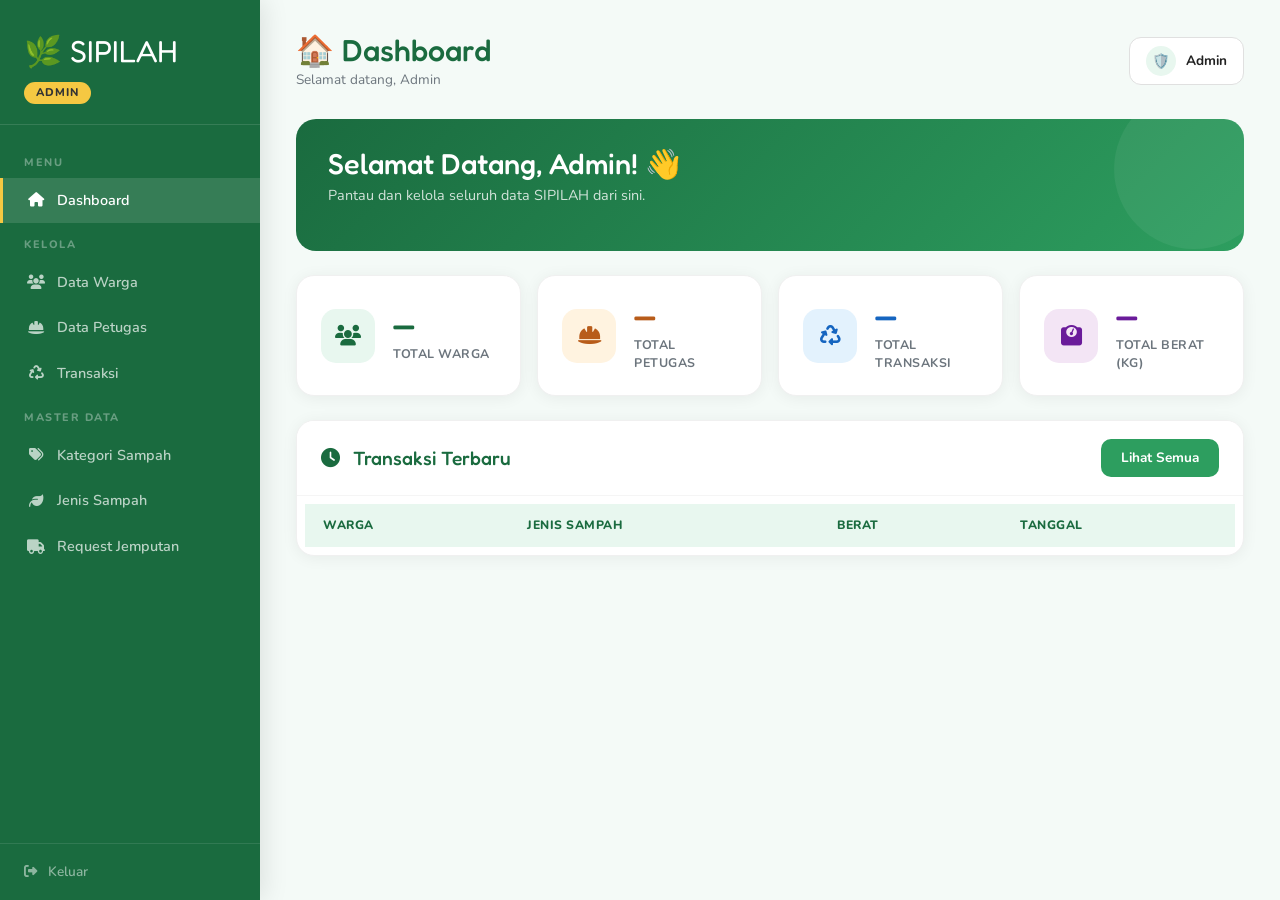
<file: src/main/resources/admin.html>
<!DOCTYPE html>
<html lang="id">
<head>
  <meta charset="UTF-8">
  <meta name="viewport" content="width=device-width, initial-scale=1.0">
  <title>SIPILAH — Dashboard Admin</title>
  <link href="https://cdnjs.cloudflare.com/ajax/libs/bootstrap/5.3.0/css/bootstrap.min.css" rel="stylesheet">
  <link href="https://cdnjs.cloudflare.com/ajax/libs/font-awesome/6.4.0/css/all.min.css" rel="stylesheet">
  <link href="https://fonts.googleapis.com/css2?family=Nunito:wght@400;600;700;800&family=Fredoka+One&display=swap" rel="stylesheet">
  <style>
    :root {
      --hijau: #2d9e5f;
      --hijau-muda: #e8f7ef;
      --hijau-tua: #1a6b3f;
      --kuning: #f5c842;
      --oranye: #f07d3a;
      --merah: #e74c3c;
      --bg: #f4faf7;
      --sidebar-w: 260px;
    }

    * { margin: 0; padding: 0; box-sizing: border-box; }

    body {
      font-family: 'Nunito', sans-serif;
      background: var(--bg);
      color: #222;
    }

    /* ===== SIDEBAR ===== */
    .sidebar {
      width: var(--sidebar-w);
      min-height: 100vh;
      background: var(--hijau-tua);
      position: fixed;
      left: 0; top: 0;
      display: flex;
      flex-direction: column;
      box-shadow: 4px 0 24px rgba(0,0,0,0.1);
      z-index: 100;
    }

    .sidebar-brand {
      padding: 28px 24px 20px;
      border-bottom: 1px solid rgba(255,255,255,0.12);
    }

    .sidebar-brand .logo {
      font-family: 'Fredoka One', cursive;
      font-size: 1.9rem;
      color: white;
      display: flex;
      align-items: center;
      gap: 8px;
    }

    .sidebar-brand .role-tag {
      display: inline-block;
      margin-top: 8px;
      background: var(--kuning);
      color: #333;
      font-size: 0.7rem;
      font-weight: 800;
      padding: 3px 12px;
      border-radius: 20px;
      letter-spacing: 1px;
      text-transform: uppercase;
    }

    .sidebar nav { padding: 16px 0; flex: 1; }

    .sidebar nav a {
      display: flex;
      align-items: center;
      gap: 12px;
      color: rgba(255,255,255,0.7);
      text-decoration: none;
      padding: 12px 24px;
      font-weight: 600;
      font-size: 0.9rem;
      transition: all 0.2s;
      border-left: 3px solid transparent;
    }

    .sidebar nav a i { width: 18px; text-align: center; font-size: 0.9rem; }

    .sidebar nav a:hover {
      color: white;
      background: rgba(255,255,255,0.08);
    }

    .sidebar nav a.active {
      color: white;
      background: rgba(255,255,255,0.12);
      border-left-color: var(--kuning);
    }

    .sidebar nav .nav-section {
      padding: 14px 24px 6px;
      font-size: 0.68rem;
      font-weight: 800;
      letter-spacing: 1.5px;
      text-transform: uppercase;
      color: rgba(255,255,255,0.35);
    }

    .sidebar-footer {
      padding: 18px 24px;
      border-top: 1px solid rgba(255,255,255,0.1);
    }

    .sidebar-footer a {
      display: flex;
      align-items: center;
      gap: 10px;
      color: rgba(255,255,255,0.5);
      text-decoration: none;
      font-size: 0.85rem;
      font-weight: 600;
      transition: color 0.2s;
    }

    .sidebar-footer a:hover { color: white; }

    /* ===== MAIN ===== */
    .main {
      margin-left: var(--sidebar-w);
      padding: 32px 36px;
      min-height: 100vh;
    }

    /* ===== TOPBAR ===== */
    .topbar {
      display: flex;
      justify-content: space-between;
      align-items: center;
      margin-bottom: 28px;
    }

    .topbar-left h1 {
      font-family: 'Fredoka One', cursive;
      font-size: 1.9rem;
      color: var(--hijau-tua);
      margin: 0;
    }

    .topbar-left p {
      font-size: 0.85rem;
      color: #6c757d;
      margin: 2px 0 0;
    }

    .topbar-right {
      display: flex;
      align-items: center;
      gap: 12px;
    }

    .user-chip {
      display: flex;
      align-items: center;
      gap: 10px;
      background: white;
      border: 1.5px solid #e0e0e0;
      padding: 8px 16px;
      border-radius: 12px;
      font-size: 0.85rem;
      font-weight: 700;
    }

    .user-chip .avatar {
      width: 30px; height: 30px;
      background: var(--hijau-muda);
      border-radius: 50%;
      display: flex; align-items: center; justify-content: center;
      font-size: 0.9rem;
    }

    /* ===== STAT CARDS ===== */
    .stat-card {
      background: white;
      border-radius: 18px;
      padding: 22px 24px;
      box-shadow: 0 2px 16px rgba(0,0,0,0.06);
      border: 1.5px solid #f0f0f0;
      display: flex;
      align-items: center;
      gap: 18px;
      transition: all 0.25s;
      height: 100%;
    }

    .stat-card:hover { transform: translateY(-3px); box-shadow: 0 8px 28px rgba(0,0,0,0.1); }

    .stat-icon {
      width: 54px; height: 54px;
      border-radius: 15px;
      display: flex; align-items: center; justify-content: center;
      font-size: 1.3rem;
      flex-shrink: 0;
    }

    .stat-info h3 {
      font-family: 'Fredoka One', cursive;
      font-size: 2.1rem;
      margin: 0;
      line-height: 1;
    }

    .stat-info p {
      font-size: 0.78rem;
      color: #6c757d;
      font-weight: 700;
      margin: 4px 0 0;
      text-transform: uppercase;
      letter-spacing: 0.5px;
    }

    /* ===== SECTION CARD ===== */
    .section-card {
      background: white;
      border-radius: 18px;
      box-shadow: 0 2px 16px rgba(0,0,0,0.06);
      border: 1.5px solid #f0f0f0;
      overflow: hidden;
      margin-bottom: 24px;
    }

    .section-header {
      padding: 18px 24px;
      display: flex;
      justify-content: space-between;
      align-items: center;
      border-bottom: 1.5px solid #f5f5f5;
      background: white;
    }

    .section-header h5 {
      font-family: 'Fredoka One', cursive;
      font-size: 1.2rem;
      color: var(--hijau-tua);
      margin: 0;
    }

    /* ===== TABLE ===== */
    table { width: 100%; border-collapse: collapse; }

    table thead th {
      background: var(--hijau-muda);
      color: var(--hijau-tua);
      font-weight: 800;
      font-size: 0.76rem;
      padding: 12px 18px;
      text-transform: uppercase;
      letter-spacing: 0.5px;
      border: none;
    }

    table tbody td {
      padding: 13px 18px;
      font-size: 0.88rem;
      border-bottom: 1px solid #f5f5f5;
      vertical-align: middle;
      color: #444;
    }

    table tbody tr:last-child td { border-bottom: none; }
    table tbody tr:hover { background: #fafafa; }

    /* ===== BUTTONS ===== */
    .btn-add {
      background: var(--hijau);
      color: white;
      border: none;
      padding: 9px 20px;
      border-radius: 10px;
      font-family: 'Nunito', sans-serif;
      font-weight: 700;
      font-size: 0.85rem;
      cursor: pointer;
      transition: all 0.2s;
      display: inline-flex;
      align-items: center;
      gap: 7px;
    }

    .btn-add:hover { background: var(--hijau-tua); transform: translateY(-1px); }

    .btn-del {
      background: #fdeaea;
      color: var(--merah);
      border: none;
      padding: 6px 14px;
      border-radius: 8px;
      font-family: 'Nunito', sans-serif;
      font-size: 0.8rem;
      font-weight: 700;
      cursor: pointer;
      transition: all 0.2s;
    }

    .btn-del:hover { background: var(--merah); color: white; }

    /* ===== TAGS ===== */
    .tag {
      display: inline-block;
      padding: 4px 12px;
      border-radius: 20px;
      font-size: 0.74rem;
      font-weight: 700;
    }

    .tag-green { background: var(--hijau-muda); color: var(--hijau-tua); }
    .tag-orange { background: #fff3e0; color: #b85c1a; }
    .tag-blue { background: #e3f2fd; color: #1565c0; }
    .tag-red { background: #fdeaea; color: #9b3a2a; }

    /* ===== MODAL ===== */
    .modal-content { border-radius: 20px; border: none; box-shadow: 0 20px 60px rgba(0,0,0,0.15); }
    .modal-header {
      background: linear-gradient(135deg, var(--hijau-tua), var(--hijau));
      color: white;
      border-radius: 20px 20px 0 0;
      padding: 20px 28px;
    }
    .modal-title { font-family: 'Fredoka One', cursive; font-size: 1.3rem; }
    .btn-close { filter: invert(1); }
    .modal-body { padding: 28px; background: #fafafa; }

    .form-label {
      font-weight: 700;
      font-size: 0.82rem;
      color: var(--hijau-tua);
      text-transform: uppercase;
      letter-spacing: 0.5px;
      margin-bottom: 6px;
    }

    .form-control, .form-select {
      border-radius: 10px;
      border: 1.5px solid #e0e0e0;
      padding: 10px 14px;
      font-family: 'Nunito', sans-serif;
      font-size: 0.88rem;
      background: white;
    }

    .form-control:focus, .form-select:focus {
      border-color: var(--hijau);
      box-shadow: 0 0 0 3px rgba(45,158,95,0.12);
    }

    .btn-save {
      background: var(--hijau);
      color: white;
      border: none;
      padding: 12px;
      border-radius: 10px;
      font-family: 'Nunito', sans-serif;
      font-weight: 800;
      font-size: 0.95rem;
      width: 100%;
      cursor: pointer;
      transition: all 0.2s;
    }

    .btn-save:hover { background: var(--hijau-tua); }

    /* ===== ALERT ===== */
    .toast-box {
      position: fixed;
      top: 24px; right: 24px;
      z-index: 9999;
      min-width: 280px;
    }

    .toast-item {
      background: white;
      border-radius: 12px;
      padding: 14px 18px;
      box-shadow: 0 8px 32px rgba(0,0,0,0.12);
      border-left: 4px solid var(--hijau);
      font-size: 0.88rem;
      font-weight: 600;
      margin-bottom: 10px;
      animation: slideIn 0.3s ease;
      display: flex;
      align-items: center;
      gap: 10px;
    }

    .toast-item.error { border-left-color: var(--merah); }
    .toast-item.warning { border-left-color: var(--kuning); }

    @keyframes slideIn {
      from { opacity: 0; transform: translateX(40px); }
      to { opacity: 1; transform: translateX(0); }
    }

    /* ===== WELCOME CARD ===== */
    .welcome-card {
      background: linear-gradient(135deg, var(--hijau-tua) 0%, var(--hijau) 100%);
      border-radius: 20px;
      padding: 28px 32px;
      color: white;
      margin-bottom: 24px;
      position: relative;
      overflow: hidden;
    }

    .welcome-card::before {
      content: '';
      position: absolute;
      right: -30px; top: -30px;
      width: 160px; height: 160px;
      border-radius: 50%;
      background: rgba(255,255,255,0.06);
    }

    .welcome-card h2 {
      font-family: 'Fredoka One', cursive;
      font-size: 1.8rem;
      margin-bottom: 4px;
      position: relative;
    }

    .welcome-card p {
      opacity: 0.8;
      font-size: 0.9rem;
      position: relative;
    }

    /* ===== EMPTY STATE ===== */
    .empty-state {
      text-align: center;
      padding: 48px 24px;
      color: #aaa;
    }

    .empty-state i {
      font-size: 2.2rem;
      margin-bottom: 12px;
      display: block;
      opacity: 0.3;
    }

    .empty-state p { font-size: 0.88rem; }

    /* ===== ANIMATIONS ===== */
    @keyframes fadeUp {
      from { opacity: 0; transform: translateY(16px); }
      to { opacity: 1; transform: translateY(0); }
    }

    .fade-up { animation: fadeUp 0.4s ease both; }
    .d1 { animation-delay: 0.08s; }
    .d2 { animation-delay: 0.16s; }
    .d3 { animation-delay: 0.24s; }
    .d4 { animation-delay: 0.32s; }
  </style>
</head>
<body>

<!-- TOAST -->
<div class="toast-box" id="toastBox"></div>

<!-- SIDEBAR -->
<div class="sidebar">
  <div class="sidebar-brand">
    <div class="logo">🌿 SIPILAH</div>
    <span class="role-tag">Admin</span>
  </div>
  <nav>
    <div class="nav-section">Menu</div>
    <a href="#" class="active" onclick="showSection('dashboard', this, '🏠 Dashboard')">
      <i class="fas fa-home"></i> Dashboard
    </a>
    <div class="nav-section">Kelola</div>
    <a href="#" onclick="showSection('warga', this, '👥 Kelola Warga')">
      <i class="fas fa-users"></i> Data Warga
    </a>
    <a href="#" onclick="showSection('petugas', this, '👷 Kelola Petugas')">
      <i class="fas fa-hard-hat"></i> Data Petugas
    </a>
    <a href="#" onclick="showSection('transaksi', this, '♻️ Semua Transaksi')">
      <i class="fas fa-recycle"></i> Transaksi
    </a>
    <div class="nav-section">Master Data</div>
    <a href="#" onclick="showSection('kategori', this, '🗂️ Kategori Sampah')">
      <i class="fas fa-tags"></i> Kategori Sampah
    </a>
    <a href="#" onclick="showSection('jenis', this, '🌿 Jenis Sampah')">
      <i class="fas fa-leaf"></i> Jenis Sampah
    </a>
    <a href="#" onclick="showSection('request', this, '🚛 Request Penjemputan')">
      <i class="fas fa-truck"></i> Request Jemputan
    </a>
  </nav>
  <div class="sidebar-footer">
    <a href="/index.html"><i class="fas fa-sign-out-alt"></i> Keluar</a>
  </div>
</div>

<!-- MAIN -->
<div class="main">
  <div class="topbar">
    <div class="topbar-left">
      <h1 id="page-title">🏠 Dashboard</h1>
      <p id="page-sub">Selamat datang, Admin</p>
    </div>
    <div class="topbar-right">
      <div class="user-chip">
        <div class="avatar">🛡️</div>
        <span id="user-nama">Admin</span>
      </div>
    </div>
  </div>

  <!-- DASHBOARD -->
  <div id="section-dashboard">
    <div class="welcome-card fade-up">
      <h2>Selamat Datang, Admin! 👋</h2>
      <p>Pantau dan kelola seluruh data SIPILAH dari sini.</p>
    </div>
    <div class="row g-3 mb-4">
      <div class="col-md-3 fade-up d1">
        <div class="stat-card">
          <div class="stat-icon" style="background:var(--hijau-muda); color:var(--hijau-tua);">
            <i class="fas fa-users"></i>
          </div>
          <div class="stat-info">
            <h3 id="stat-warga" style="color:var(--hijau-tua);">—</h3>
            <p>Total Warga</p>
          </div>
        </div>
      </div>
      <div class="col-md-3 fade-up d2">
        <div class="stat-card">
          <div class="stat-icon" style="background:#fff3e0; color:#b85c1a;">
            <i class="fas fa-hard-hat"></i>
          </div>
          <div class="stat-info">
            <h3 id="stat-petugas" style="color:#b85c1a;">—</h3>
            <p>Total Petugas</p>
          </div>
        </div>
      </div>
      <div class="col-md-3 fade-up d3">
        <div class="stat-card">
          <div class="stat-icon" style="background:#e3f2fd; color:#1565c0;">
            <i class="fas fa-recycle"></i>
          </div>
          <div class="stat-info">
            <h3 id="stat-transaksi" style="color:#1565c0;">—</h3>
            <p>Total Transaksi</p>
          </div>
        </div>
      </div>
      <div class="col-md-3 fade-up d4">
        <div class="stat-card">
          <div class="stat-icon" style="background:#f3e5f5; color:#6a1b9a;">
            <i class="fas fa-weight"></i>
          </div>
          <div class="stat-info">
            <h3 id="stat-berat" style="color:#6a1b9a;">—</h3>
            <p>Total Berat (kg)</p>
          </div>
        </div>
      </div>
    </div>

    <!-- Preview transaksi terbaru -->
    <div class="section-card fade-up">
      <div class="section-header">
        <h5><i class="fas fa-clock me-2"></i> Transaksi Terbaru</h5>
        <button class="btn-add" onclick="showSection('transaksi', null, '♻️ Semua Transaksi')">
          Lihat Semua
        </button>
      </div>
      <div class="p-2">
        <table>
          <thead>
            <tr><th>Warga</th><th>Jenis Sampah</th><th>Berat</th><th>Tanggal</th></tr>
          </thead>
          <tbody id="tabel-transaksi-preview"></tbody>
        </table>
      </div>
    </div>
  </div>

  <!-- WARGA -->
  <div id="section-warga" style="display:none;">
    <div class="section-card fade-up">
      <div class="section-header">
        <h5><i class="fas fa-users me-2"></i> Data Warga</h5>
        <button class="btn-add" data-bs-toggle="modal" data-bs-target="#modalWarga">
          <i class="fas fa-plus"></i> Tambah Warga
        </button>
      </div>
      <div class="p-2">
        <table>
          <thead>
            <tr><th>No</th><th>Nama</th><th>Email</th><th>No. Telepon</th><th>Alamat</th><th>RT/RW</th><th>Aksi</th></tr>
          </thead>
          <tbody id="tabel-warga"></tbody>
        </table>
      </div>
    </div>
  </div>

  <!-- PETUGAS -->
  <div id="section-petugas" style="display:none;">
    <div class="section-card fade-up">
      <div class="section-header">
        <h5><i class="fas fa-hard-hat me-2"></i> Data Petugas</h5>
        <button class="btn-add" data-bs-toggle="modal" data-bs-target="#modalPetugas">
          <i class="fas fa-plus"></i> Tambah Petugas
        </button>
      </div>
      <div class="p-2">
        <table>
          <thead>
            <tr><th>No</th><th>Nama</th><th>Email</th><th>No. Telepon</th><th>Wilayah Tugas</th><th>No. Induk</th><th>Aksi</th></tr>
          </thead>
          <tbody id="tabel-petugas"></tbody>
        </table>
      </div>
    </div>
  </div>

  <!-- TRANSAKSI -->
  <div id="section-transaksi" style="display:none;">
    <div class="section-card fade-up">
      <div class="section-header">
        <h5><i class="fas fa-recycle me-2"></i> Semua Transaksi</h5>
      </div>
      <div class="p-2">
        <table>
          <thead>
            <tr><th>No</th><th>Warga</th><th>Jenis Sampah</th><th>Kategori</th><th>Berat</th><th>Tanggal</th><th>Keterangan</th><th>Aksi</th></tr>
          </thead>
          <tbody id="tabel-transaksi"></tbody>
        </table>
      </div>
    </div>
  </div>

  <!-- KATEGORI -->
  <div id="section-kategori" style="display:none;">
    <div class="section-card fade-up">
      <div class="section-header">
        <h5><i class="fas fa-tags me-2"></i> Kategori Sampah</h5>
        <button class="btn-add" data-bs-toggle="modal" data-bs-target="#modalKategori">
          <i class="fas fa-plus"></i> Tambah Kategori
        </button>
      </div>
      <div class="p-2">
        <table>
          <thead>
            <tr><th>No</th><th>Nama Kategori</th><th>Deskripsi</th><th>Aksi</th></tr>
          </thead>
          <tbody id="tabel-kategori"></tbody>
        </table>
      </div>
    </div>
  </div>

  <!-- JENIS -->
  <div id="section-jenis" style="display:none;">
    <div class="section-card fade-up">
      <div class="section-header">
        <h5><i class="fas fa-leaf me-2"></i> Jenis Sampah</h5>
        <button class="btn-add" data-bs-toggle="modal" data-bs-target="#modalJenis">
          <i class="fas fa-plus"></i> Tambah Jenis
        </button>
      </div>
      <div class="p-2">
        <table>
          <thead>
            <tr><th>No</th><th>Nama Sampah</th><th>Kategori</th><th>Satuan</th><th>Aksi</th></tr>
          </thead>
          <tbody id="tabel-jenis"></tbody>
        </table>
      </div>
    </div>
  </div>

  <!-- REQUEST PENJEMPUTAN -->
  <div id="section-request" style="display:none;">
    <div class="section-card fade-up">
      <div class="section-header">
        <h5><i class="fas fa-truck me-2"></i> Semua Request Penjemputan</h5>
      </div>
      <div class="p-2">
        <table>
          <thead>
            <tr><th>No</th><th>Warga</th><th>Alamat</th><th>Catatan</th><th>Status</th><th>Petugas</th></tr>
          </thead>
          <tbody id="tabel-request"></tbody>
        </table>
      </div>
    </div>
  </div>
</div>

<!-- MODAL TAMBAH WARGA -->
<div class="modal fade" id="modalWarga" tabindex="-1">
  <div class="modal-dialog modal-dialog-centered">
    <div class="modal-content">
      <div class="modal-header">
        <h5 class="modal-title"><i class="fas fa-user-plus me-2"></i> Tambah Warga Baru</h5>
        <button type="button" class="btn-close" data-bs-dismiss="modal"></button>
      </div>
      <div class="modal-body">
        <div class="row g-3">
          <div class="col-12"><label class="form-label">Nama Lengkap</label><input type="text" class="form-control" id="w-nama" placeholder="Nama warga"></div>
          <div class="col-md-6"><label class="form-label">Email</label><input type="email" class="form-control" id="w-email" placeholder="email@gmail.com"></div>
          <div class="col-md-6"><label class="form-label">Password</label><input type="password" class="form-control" id="w-pass" placeholder="Password"></div>
          <div class="col-md-6"><label class="form-label">No. Telepon</label><input type="text" class="form-control" id="w-telp" placeholder="08xxxxxxxxxx"></div>
          <div class="col-md-6"><label class="form-label">RT/RW</label><input type="text" class="form-control" id="w-rtrw" placeholder="001/002"></div>
          <div class="col-12"><label class="form-label">Alamat</label><input type="text" class="form-control" id="w-alamat" placeholder="Jl. ..."></div>
          <div class="col-12"><button class="btn-save" onclick="tambahWarga()"><i class="fas fa-save me-2"></i> Simpan Warga</button></div>
        </div>
      </div>
    </div>
  </div>
</div>

<!-- MODAL TAMBAH PETUGAS -->
<div class="modal fade" id="modalPetugas" tabindex="-1">
  <div class="modal-dialog modal-dialog-centered">
    <div class="modal-content">
      <div class="modal-header">
        <h5 class="modal-title"><i class="fas fa-user-plus me-2"></i> Tambah Petugas Baru</h5>
        <button type="button" class="btn-close" data-bs-dismiss="modal"></button>
      </div>
      <div class="modal-body">
        <div class="row g-3">
          <div class="col-12"><label class="form-label">Nama Lengkap</label><input type="text" class="form-control" id="p-nama" placeholder="Nama petugas"></div>
          <div class="col-md-6"><label class="form-label">Email</label><input type="email" class="form-control" id="p-email" placeholder="email@gmail.com"></div>
          <div class="col-md-6"><label class="form-label">Password</label><input type="password" class="form-control" id="p-pass" placeholder="Password"></div>
          <div class="col-md-6"><label class="form-label">No. Telepon</label><input type="text" class="form-control" id="p-telp" placeholder="08xxxxxxxxxx"></div>
          <div class="col-md-6"><label class="form-label">Nomor Induk</label><input type="text" class="form-control" id="p-induk" placeholder="PTG001"></div>
          <div class="col-12"><label class="form-label">Wilayah Tugas</label><input type="text" class="form-control" id="p-wilayah" placeholder="RW 001"></div>
          <div class="col-12"><button class="btn-save" onclick="tambahPetugas()"><i class="fas fa-save me-2"></i> Simpan Petugas</button></div>
        </div>
      </div>
    </div>
  </div>
</div>

<!-- MODAL TAMBAH KATEGORI -->
<div class="modal fade" id="modalKategori" tabindex="-1">
  <div class="modal-dialog modal-dialog-centered">
    <div class="modal-content">
      <div class="modal-header">
        <h5 class="modal-title"><i class="fas fa-tags me-2"></i> Tambah Kategori Sampah</h5>
        <button type="button" class="btn-close" data-bs-dismiss="modal"></button>
      </div>
      <div class="modal-body">
        <div class="row g-3">
          <div class="col-12"><label class="form-label">Nama Kategori</label><input type="text" class="form-control" id="k-nama" placeholder="Contoh: Organik"></div>
          <div class="col-12"><label class="form-label">Deskripsi</label><input type="text" class="form-control" id="k-desc" placeholder="Deskripsi kategori..."></div>
          <div class="col-12"><button class="btn-save" onclick="tambahKategori()"><i class="fas fa-save me-2"></i> Simpan Kategori</button></div>
        </div>
      </div>
    </div>
  </div>
</div>

<!-- MODAL TAMBAH JENIS -->
<div class="modal fade" id="modalJenis" tabindex="-1">
  <div class="modal-dialog modal-dialog-centered">
    <div class="modal-content">
      <div class="modal-header">
        <h5 class="modal-title"><i class="fas fa-leaf me-2"></i> Tambah Jenis Sampah</h5>
        <button type="button" class="btn-close" data-bs-dismiss="modal"></button>
      </div>
      <div class="modal-body">
        <div class="row g-3">
          <div class="col-12"><label class="form-label">Nama Sampah</label><input type="text" class="form-control" id="j-nama" placeholder="Contoh: Sisa Makanan"></div>
          <div class="col-md-6">
            <label class="form-label">Kategori</label>
            <select class="form-select" id="j-kategori"><option value="">Pilih kategori...</option></select>
          </div>
          <div class="col-md-6"><label class="form-label">Satuan</label><input type="text" class="form-control" id="j-satuan" placeholder="kg / liter / buah"></div>
          <div class="col-12"><button class="btn-save" onclick="tambahJenis()"><i class="fas fa-save me-2"></i> Simpan Jenis</button></div>
        </div>
      </div>
    </div>
  </div>
</div>

<script src="https://cdnjs.cloudflare.com/ajax/libs/bootstrap/5.3.0/js/bootstrap.bundle.min.js"></script>
<script>
  const API = 'http://localhost:8080';
  const sections = ['dashboard','warga','petugas','transaksi','kategori','jenis','request'];

  // Cek login
  const user = JSON.parse(sessionStorage.getItem('sipilah_user') || '{}');
  if (user.nama) document.getElementById('user-nama').textContent = user.nama;

  function showSection(name, el, title) {
    sections.forEach(s => document.getElementById('section-' + s).style.display = 'none');
    document.querySelectorAll('.sidebar nav a').forEach(a => a.classList.remove('active'));
    document.getElementById('section-' + name).style.display = 'block';
    if (el) el.classList.add('active');
    if (title) {
      document.getElementById('page-title').textContent = title;
      document.getElementById('page-sub').textContent = 'Halaman ' + title.replace(/[^a-zA-Z ]/g, '').trim();
    }
    const loaders = { warga: loadWarga, petugas: loadPetugas, transaksi: loadTransaksi, kategori: loadKategori, jenis: loadJenis, request: loadRequest };
    if (loaders[name]) loaders[name]();
  }

  function toast(msg, type = 'success') {
    const box = document.getElementById('toastBox');
    const icons = { success: '✅', error: '❌', warning: '⚠️' };
    const el = document.createElement('div');
    el.className = `toast-item ${type === 'error' ? 'error' : type === 'warning' ? 'warning' : ''}`;
    el.innerHTML = `<span>${icons[type]}</span> ${msg}`;
    box.appendChild(el);
    setTimeout(() => el.remove(), 3500);
  }

  // ===== DASHBOARD =====
  async function loadDashboard() {
    try {
      const [warga, petugas, transaksi] = await Promise.all([
        fetch(`${API}/api/admin/warga`).then(r => r.json()),
        fetch(`${API}/api/admin/petugas`).then(r => r.json()),
        fetch(`${API}/api/admin/transaksi`).then(r => r.json())
      ]);
      document.getElementById('stat-warga').textContent = warga.length;
      document.getElementById('stat-petugas').textContent = petugas.length;
      document.getElementById('stat-transaksi').textContent = transaksi.length;
      const berat = transaksi.reduce((s, t) => s + (t.berat || 0), 0);
      document.getElementById('stat-berat').textContent = berat.toFixed(1);

      // Preview 5 transaksi terbaru
      const preview = transaksi.slice(-5).reverse();
      const tbody = document.getElementById('tabel-transaksi-preview');
      tbody.innerHTML = preview.length ? preview.map(t => `
        <tr>
          <td><strong>${t.pengguna?.nama || '-'}</strong></td>
          <td>${t.jenisSampah?.namaSampah || '-'}</td>
          <td><span class="tag tag-green">${t.berat} kg</span></td>
          <td>${t.tanggalSetor || '-'}</td>
        </tr>`).join('') :
        `<tr><td colspan="4"><div class="empty-state"><i class="fas fa-inbox"></i><p>Belum ada transaksi</p></div></td></tr>`;
    } catch(e) { console.error(e); }
  }

  // ===== WARGA =====
  async function loadWarga() {
    const data = await fetch(`${API}/api/admin/warga`).then(r => r.json());
    const tbody = document.getElementById('tabel-warga');
    tbody.innerHTML = data.length ? data.map((w, i) => `
      <tr>
        <td>${i+1}</td>
        <td><strong>${w.nama}</strong></td>
        <td>${w.email}</td>
        <td>${w.noTelepon || '-'}</td>
        <td>${w.alamat || '-'}</td>
        <td><span class="tag tag-green">${w.rtRw || '-'}</span></td>
        <td><button class="btn-del" onclick="hapus('warga', ${w.id})"><i class="fas fa-trash"></i></button></td>
      </tr>`).join('') :
      `<tr><td colspan="7"><div class="empty-state"><i class="fas fa-users"></i><p>Belum ada warga</p></div></td></tr>`;
  }

  async function tambahWarga() {
    const res = await fetch(`${API}/api/admin/warga`, {
      method: 'POST', headers: {'Content-Type':'application/json'},
      body: JSON.stringify({ nama: document.getElementById('w-nama').value, email: document.getElementById('w-email').value, password: document.getElementById('w-pass').value, noTelepon: document.getElementById('w-telp').value, rtRw: document.getElementById('w-rtrw').value, alamat: document.getElementById('w-alamat').value })
    });
    if (res.ok) { bootstrap.Modal.getInstance(document.getElementById('modalWarga')).hide(); toast('Warga berhasil ditambahkan!'); loadWarga(); loadDashboard(); }
    else toast('Gagal tambah warga!', 'error');
  }

  // ===== PETUGAS =====
  async function loadPetugas() {
    const data = await fetch(`${API}/api/admin/petugas`).then(r => r.json());
    const tbody = document.getElementById('tabel-petugas');
    tbody.innerHTML = data.length ? data.map((p, i) => `
      <tr>
        <td>${i+1}</td>
        <td><strong>${p.nama}</strong></td>
        <td>${p.email}</td>
        <td>${p.noTelepon || '-'}</td>
        <td><span class="tag tag-orange">${p.wilayahTugas || '-'}</span></td>
        <td>${p.nomorInduk || '-'}</td>
        <td><button class="btn-del" onclick="hapus('petugas', ${p.id})"><i class="fas fa-trash"></i></button></td>
      </tr>`).join('') :
      `<tr><td colspan="7"><div class="empty-state"><i class="fas fa-hard-hat"></i><p>Belum ada petugas</p></div></td></tr>`;
  }

  async function tambahPetugas() {
    const res = await fetch(`${API}/api/admin/petugas`, {
      method: 'POST', headers: {'Content-Type':'application/json'},
      body: JSON.stringify({ nama: document.getElementById('p-nama').value, email: document.getElementById('p-email').value, password: document.getElementById('p-pass').value, noTelepon: document.getElementById('p-telp').value, nomorInduk: document.getElementById('p-induk').value, wilayahTugas: document.getElementById('p-wilayah').value })
    });
    if (res.ok) { bootstrap.Modal.getInstance(document.getElementById('modalPetugas')).hide(); toast('Petugas berhasil ditambahkan!'); loadPetugas(); loadDashboard(); }
    else toast('Gagal tambah petugas!', 'error');
  }

  // ===== TRANSAKSI =====
  async function loadTransaksi() {
    const data = await fetch(`${API}/api/admin/transaksi`).then(r => r.json());
    const tbody = document.getElementById('tabel-transaksi');
    tbody.innerHTML = data.length ? data.map((t, i) => `
      <tr>
        <td>${i+1}</td>
        <td><strong>${t.pengguna?.nama || '-'}</strong></td>
        <td>${t.jenisSampah?.namaSampah || '-'}</td>
        <td><span class="tag tag-green">${t.kategoriSampah?.namaKategori || '-'}</span></td>
        <td><strong>${t.berat} kg</strong></td>
        <td>${t.tanggalSetor || '-'}</td>
        <td>${t.keterangan || '-'}</td>
        <td><button class="btn-del" onclick="hapusTransaksi(${t.id})"><i class="fas fa-trash"></i></button></td>
      </tr>`).join('') :
      `<tr><td colspan="8"><div class="empty-state"><i class="fas fa-recycle"></i><p>Belum ada transaksi</p></div></td></tr>`;
  }

  async function hapusTransaksi(id) {
    if (!confirm('Hapus transaksi ini?')) return;
    const res = await fetch(`${API}/api/admin/transaksi/${id}`, { method: 'DELETE' });
    if (res.ok) { toast('Transaksi dihapus!'); loadTransaksi(); loadDashboard(); }
    else toast('Gagal hapus!', 'error');
  }

  // ===== KATEGORI =====
  async function loadKategori() {
    const data = await fetch(`${API}/api/sampah/kategori`).then(r => r.json());
    const tbody = document.getElementById('tabel-kategori');
    tbody.innerHTML = data.length ? data.map((k, i) => `
      <tr>
        <td>${i+1}</td>
        <td><strong>${k.namaKategori}</strong></td>
        <td>${k.deskripsi || '-'}</td>
        <td><button class="btn-del" onclick="hapusKategori(${k.id})"><i class="fas fa-trash"></i></button></td>
      </tr>`).join('') :
      `<tr><td colspan="4"><div class="empty-state"><i class="fas fa-tags"></i><p>Belum ada kategori</p></div></td></tr>`;
  }

  async function tambahKategori() {
    const res = await fetch(`${API}/api/sampah/kategori`, {
      method: 'POST', headers: {'Content-Type':'application/json'},
      body: JSON.stringify({ namaKategori: document.getElementById('k-nama').value, deskripsi: document.getElementById('k-desc').value })
    });
    if (res.ok) { bootstrap.Modal.getInstance(document.getElementById('modalKategori')).hide(); toast('Kategori ditambahkan!'); loadKategori(); }
    else toast('Gagal tambah kategori!', 'error');
  }

  async function hapusKategori(id) {
    if (!confirm('Hapus kategori ini?')) return;
    const res = await fetch(`${API}/api/sampah/kategori/${id}`, { method: 'DELETE' });
    if (res.ok) { toast('Kategori dihapus!'); loadKategori(); }
    else toast('Gagal hapus!', 'error');
  }

  // ===== JENIS =====
  async function loadJenis() {
    const data = await fetch(`${API}/api/sampah/jenis`).then(r => r.json());
    const tbody = document.getElementById('tabel-jenis');
    tbody.innerHTML = data.length ? data.map((j, i) => `
      <tr>
        <td>${i+1}</td>
        <td><strong>${j.namaSampah}</strong></td>
        <td><span class="tag tag-green">${j.kategori?.namaKategori || '-'}</span></td>
        <td>${j.satuan || '-'}</td>
        <td><button class="btn-del" onclick="hapusJenis(${j.id})"><i class="fas fa-trash"></i></button></td>
      </tr>`).join('') :
      `<tr><td colspan="5"><div class="empty-state"><i class="fas fa-leaf"></i><p>Belum ada jenis sampah</p></div></td></tr>`;
  }

  async function tambahJenis() {
    const res = await fetch(`${API}/api/sampah/jenis`, {
      method: 'POST', headers: {'Content-Type':'application/json'},
      body: JSON.stringify({ namaSampah: document.getElementById('j-nama').value, kategori: { id: parseInt(document.getElementById('j-kategori').value) }, satuan: document.getElementById('j-satuan').value })
    });
    if (res.ok) { bootstrap.Modal.getInstance(document.getElementById('modalJenis')).hide(); toast('Jenis sampah ditambahkan!'); loadJenis(); }
    else toast('Gagal tambah jenis!', 'error');
  }

  async function hapusJenis(id) {
    if (!confirm('Hapus jenis sampah ini?')) return;
    const res = await fetch(`${API}/api/sampah/jenis/${id}`, { method: 'DELETE' });
    if (res.ok) { toast('Jenis sampah dihapus!'); loadJenis(); }
    else toast('Gagal hapus!', 'error');
  }

  // Load kategori options ke modal jenis
  document.getElementById('modalJenis').addEventListener('show.bs.modal', async () => {
    const data = await fetch(`${API}/api/sampah/kategori`).then(r => r.json());
    document.getElementById('j-kategori').innerHTML = '<option value="">Pilih kategori...</option>' +
      data.map(k => `<option value="${k.id}">${k.namaKategori}</option>`).join('');
  });

  // ===== REQUEST =====
  async function loadRequest() {
    const data = await fetch(`${API}/api/admin/request-penjemputan`).then(r => r.json());
    const tbody = document.getElementById('tabel-request');
    const statusTag = { MENUNGGU: 'tag-orange', DITERIMA: 'tag-green', SELESAI: 'tag-blue', DITOLAK: 'tag-red' };
    tbody.innerHTML = data.length ? data.map((r, i) => `
      <tr>
        <td>${i+1}</td>
        <td><strong>${r.warga?.nama || '-'}</strong></td>
        <td>${r.alamatLengkap || (r.latitude ? 'GPS: ' + r.latitude.toFixed(4) + ', ' + r.longitude.toFixed(4) : '-')}</td>
        <td>${r.catatan || '-'}</td>
        <td><span class="tag ${statusTag[r.status] || 'tag-green'}">${r.status}</span></td>
        <td>${r.petugas?.nama || '-'}</td>
      </tr>`).join('') :
      `<tr><td colspan="6"><div class="empty-state"><i class="fas fa-truck"></i><p>Belum ada request</p></div></td></tr>`;
  }

  // ===== HAPUS UMUM =====
  async function hapus(type, id) {
    if (!confirm('Yakin hapus data ini?')) return;
    const urls = { warga: `/api/admin/warga/${id}`, petugas: `/api/admin/petugas/${id}` };
    const res = await fetch(API + urls[type], { method: 'DELETE' });
    if (res.ok) { toast('Data berhasil dihapus!'); type === 'warga' ? loadWarga() : loadPetugas(); loadDashboard(); }
    else toast('Gagal hapus!', 'error');
  }

  // Init
  loadDashboard();
</script>
</body>
</html>
</file>
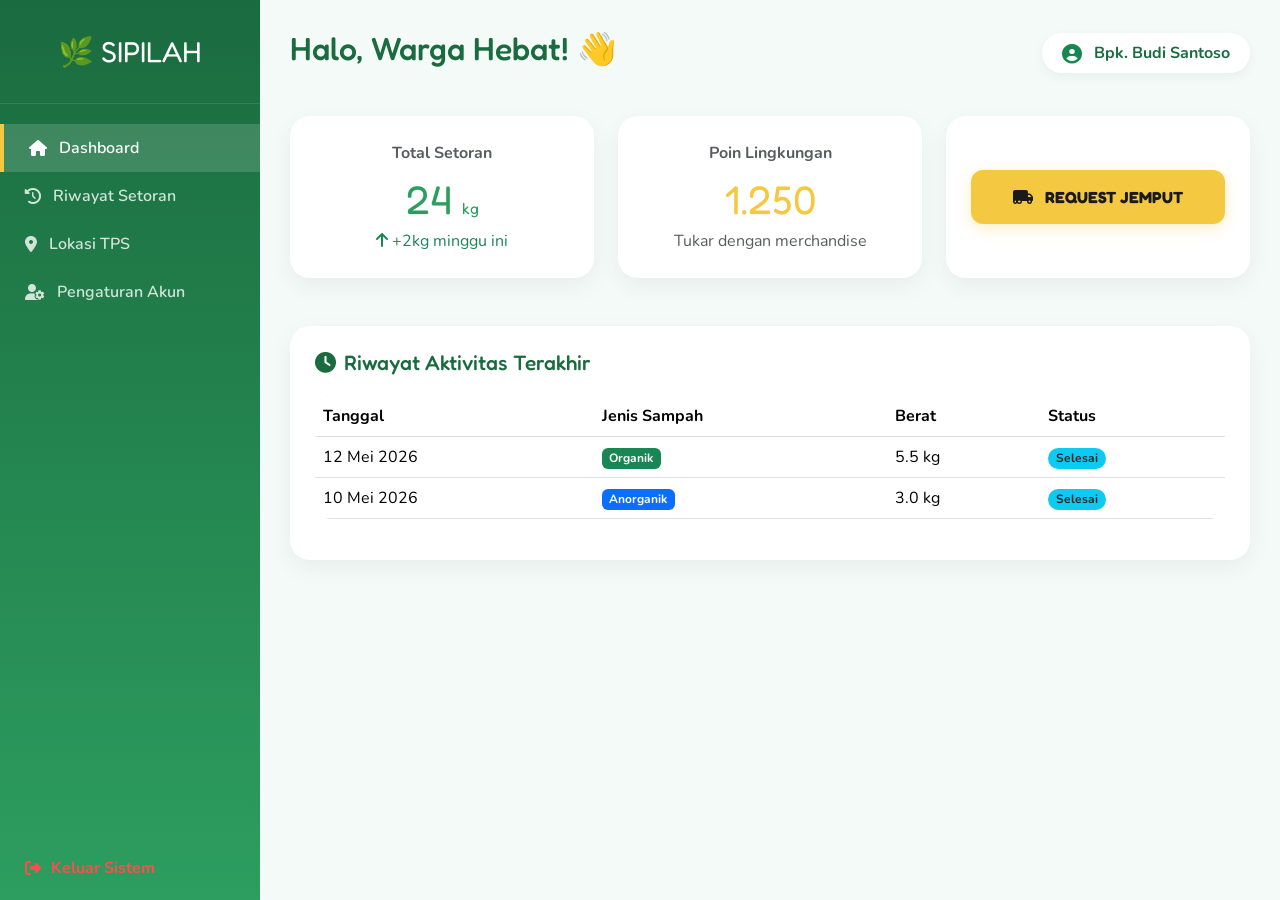
<file: src/main/resources/pengguna.html>
<!DOCTYPE html>
<html lang="id">
  <head>
    <meta charset="UTF-8" />
    <meta name="viewport" content="width=device-width, initial-scale=1.0" />
    <title>SIPILAH — Dashboard Warga</title>
    <link
      href="https://cdnjs.cloudflare.com/ajax/libs/bootstrap/5.3.0/css/bootstrap.min.css"
      rel="stylesheet"
    />
    <link
      href="https://cdnjs.cloudflare.com/ajax/libs/font-awesome/6.4.0/css/all.min.css"
      rel="stylesheet"
    />
    <link
      href="https://fonts.googleapis.com/css2?family=Nunito:wght@400;600;700;800&family=Fredoka+One&display=swap"
      rel="stylesheet"
    />
    <style>
      :root {
        --hijau: #2d9e5f;
        --hijau-muda: #e8f7ef;
        --hijau-tua: #1a6b3f;
        --kuning: #f5c842;
        --bg: #f4faf7;
      }

      * {
        margin: 0;
        padding: 0;
        box-sizing: border-box;
      }

      body {
        font-family: "Nunito", sans-serif;
        background: var(--bg);
        color: #222;
        display: flex;
        min-height: 100vh;
      }

      /* SIDEBAR */
      .sidebar {
        width: 260px;
        background: linear-gradient(180deg, var(--hijau-tua) 0%, var(--hijau) 100%);
        color: white;
        position: fixed;
        height: 100vh;
        z-index: 1000;
        transition: all 0.3s;
      }

      .sidebar-brand {
        font-family: "Fredoka One", cursive;
        font-size: 1.8rem;
        padding: 30px 20px;
        text-align: center;
        border-bottom: 1px solid rgba(255, 255, 255, 0.1);
      }

      .nav-menu {
        padding: 20px 0;
      }

      .nav-item-custom {
        padding: 12px 25px;
        display: flex;
        align-items: center;
        gap: 12px;
        color: rgba(255, 255, 255, 0.8);
        text-decoration: none;
        font-weight: 600;
        transition: all 0.2s;
      }

      .nav-item-custom:hover, .nav-item-custom.active {
        background: rgba(255, 255, 255, 0.15);
        color: white;
        border-left: 4px solid var(--kuning);
      }

      /* MAIN CONTENT */
      .main-content {
        flex: 1;
        margin-left: 260px;
        padding: 30px;
      }

      .topbar {
        display: flex;
        justify-content: space-between;
        align-items: center;
        margin-bottom: 40px;
      }

      .user-profile {
        display: flex;
        align-items: center;
        gap: 12px;
        background: white;
        padding: 8px 20px;
        border-radius: 50px;
        box-shadow: 0 4px 12px rgba(0,0,0,0.05);
      }

      .user-name {
        font-weight: 700;
        color: var(--hijau-tua);
      }

      /* CARDS */
      .card-custom {
        background: white;
        border: none;
        border-radius: 20px;
        box-shadow: 0 8px 24px rgba(0,0,0,0.05);
        padding: 25px;
        height: 100%;
        transition: transform 0.2s;
      }

      .card-custom:hover {
        transform: translateY(-5px);
      }

      .card-title-custom {
        font-family: "Fredoka One", cursive;
        color: var(--hijau-tua);
        margin-bottom: 20px;
        font-size: 1.3rem;
      }

      .stat-number {
        font-family: "Fredoka One", cursive;
        font-size: 2.5rem;
        color: var(--hijau);
      }

      /* BUTTONS */
      .btn-jemput {
        background: var(--kuning);
        color: #1a1a1a;
        border: none;
        border-radius: 12px;
        padding: 15px 25px;
        font-weight: 800;
        font-family: "Fredoka One", cursive;
        width: 100%;
        transition: all 0.2s;
        box-shadow: 0 4px 15px rgba(245, 200, 66, 0.3);
      }

      .btn-jemput:hover {
        background: #e6b800;
        transform: scale(1.02);
      }

      .btn-logout {
        color: #ff4d4d;
        text-decoration: none;
        font-weight: 700;
        margin-top: auto;
        padding: 20px 25px;
        display: flex;
        align-items: center;
        gap: 10px;
      }

      /* TABLE CUSTOM */
      .table-custom {
        border-radius: 15px;
        overflow: hidden;
      }

      .table-custom thead {
        background: var(--hijau-muda);
        color: var(--hijau-tua);
      }

      /* ANIMATIONS */
      @keyframes fadeUp {
        from { opacity: 0; transform: translateY(20px); }
        to { opacity: 1; transform: translateY(0); }
      }
      .fade-up { animation: fadeUp 0.6s ease both; }
    </style>
  </head>
  <body>
    <div class="sidebar d-flex flex-column">
      <div class="sidebar-brand">🌿 SIPILAH</div>
      <nav class="nav-menu flex-grow-1">
        <a href="#" class="nav-item-custom active">
          <i class="fas fa-home"></i> Dashboard
        </a>
        <a href="#" class="nav-item-custom">
          <i class="fas fa-history"></i> Riwayat Setoran
        </a>
        <a href="#" class="nav-item-custom">
          <i class="fas fa-map-marker-alt"></i> Lokasi TPS
        </a>
        <a href="#" class="nav-item-custom">
          <i class="fas fa-user-cog"></i> Pengaturan Akun
        </a>
      </nav>
      <a href="index.html" class="btn-logout">
        <i class="fas fa-sign-out-alt"></i> Keluar Sistem
      </a>
    </div>

    <div class="main-content">
      <div class="topbar fade-up">
        <h2 style="font-family: 'Fredoka One', cursive; color: var(--hijau-tua)">
          Halo, Warga Hebat! 👋
        </h2>
        <div class="user-profile">
          <i class="fas fa-user-circle fa-lg text-success"></i>
          <span class="user-name" id="display-nama">Memuat...</span>
        </div>
      </div>

      <div class="row g-4 mb-5 fade-up" style="animation-delay: 0.1s">
        <div class="col-md-4">
          <div class="card-custom text-center">
            <p class="text-muted fw-bold mb-1">Total Setoran</p>
            <div class="stat-number">24 <small style="font-size: 1rem">kg</small></div>
            <p class="mb-0 text-success"><i class="fas fa-arrow-up"></i> +2kg minggu ini</p>
          </div>
        </div>
        <div class="col-md-4">
          <div class="card-custom text-center">
            <p class="text-muted fw-bold mb-1">Poin Lingkungan</p>
            <div class="stat-number" style="color: var(--kuning)">1.250</div>
            <p class="mb-0 text-muted">Tukar dengan merchandise</p>
          </div>
        </div>
        <div class="col-md-4">
          <div class="card-custom d-flex align-items-center justify-content-center">
            <button class="btn-jemput" onclick="requestJemput()">
              <i class="fas fa-truck-moving me-2"></i> REQUEST JEMPUT
            </button>
          </div>
        </div>
      </div>

      <div class="row fade-up" style="animation-delay: 0.2s">
        <div class="col-12">
          <div class="card-custom">
            <h5 class="card-title-custom">
              <i class="fas fa-clock me-2"></i>Riwayat Aktivitas Terakhir
            </h5>
            <div class="table-responsive">
              <table class="table table-hover table-custom">
                <thead>
                  <tr>
                    <th>Tanggal</th>
                    <th>Jenis Sampah</th>
                    <th>Berat</th>
                    <th>Status</th>
                  </tr>
                </thead>
                <tbody id="tabel-riwayat">
                  <tr>
                    <td>12 Mei 2026</td>
                    <td><span class="badge bg-success">Organik</span></td>
                    <td>5.5 kg</td>
                    <td><span class="badge rounded-pill bg-info text-dark">Selesai</span></td>
                  </tr>
                  <tr>
                    <td>10 Mei 2026</td>
                    <td><span class="badge bg-primary">Anorganik</span></td>
                    <td>3.0 kg</td>
                    <td><span class="badge rounded-pill bg-info text-dark">Selesai</span></td>
                  </tr>
                </tbody>
              </table>
            </div>
          </div>
        </div>
      </div>
    </div>

    <script src="https://cdnjs.cloudflare.com/ajax/libs/bootstrap/5.3.0/js/bootstrap.bundle.min.js"></script>
    <script>
      // Simulasi pengambilan data session (Contoh jika kamu menyimpan nama di localStorage saat login)
      document.addEventListener('DOMContentLoaded', () => {
          // Ganti dengan logic real dari backend nantinya
          document.getElementById('display-nama').innerText = "Bpk. Budi Santoso";
      });

      function requestJemput() {
        alert("Permintaan penjemputan berhasil dikirim! Petugas akan segera menuju lokasi Anda berdasarkan GPS.");
      }
    </script>
  </body>
</html>
</file>
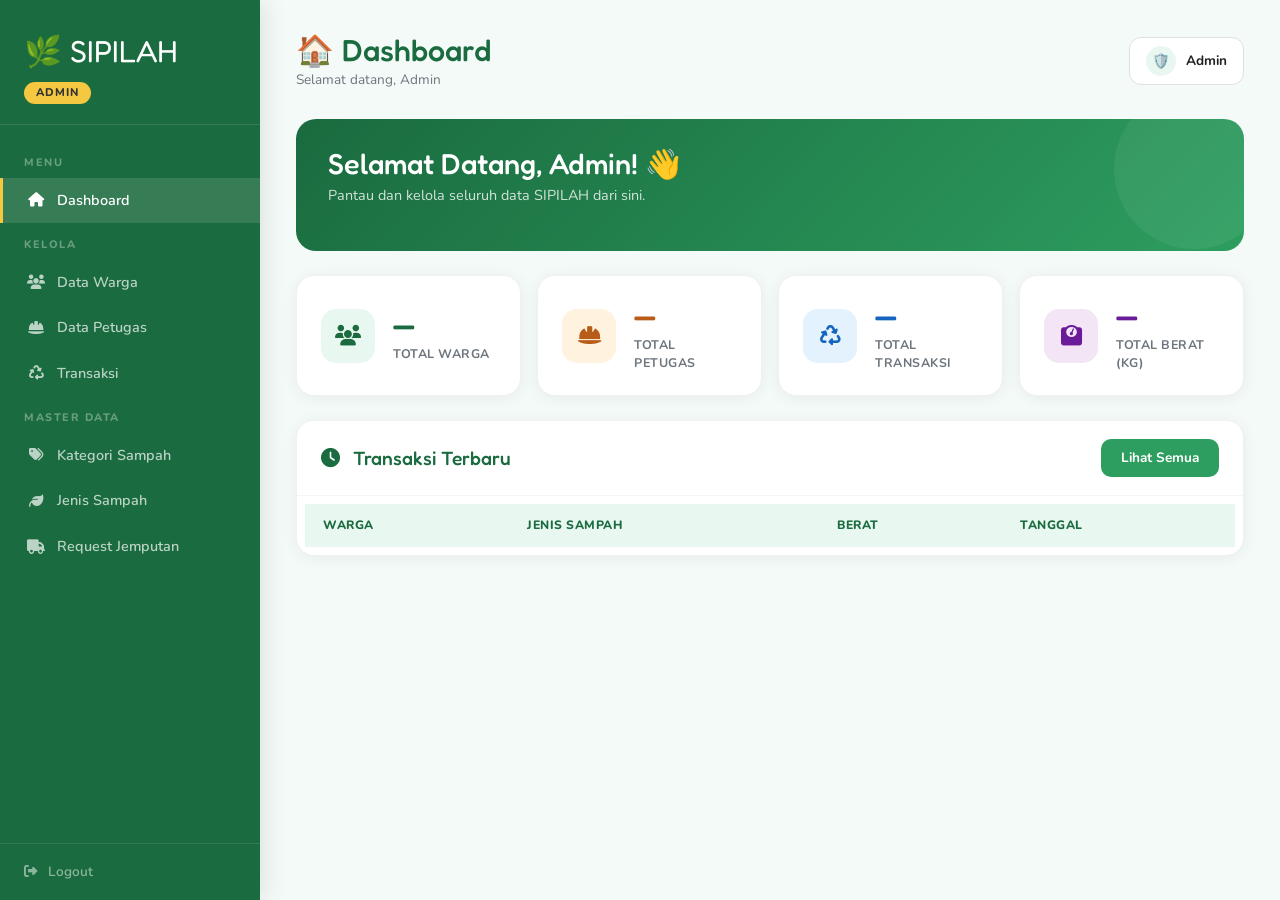
<file: src/main/resources/templates/admin.html>
<!doctype html>
<html lang="id">
  <head>
    <meta charset="UTF-8" />
    <meta name="viewport" content="width=device-width, initial-scale=1.0" />
    <title>SIPILAH — Dashboard Admin</title>
    <link
      href="https://cdnjs.cloudflare.com/ajax/libs/bootstrap/5.3.0/css/bootstrap.min.css"
      rel="stylesheet"
    />
    <link
      href="https://cdnjs.cloudflare.com/ajax/libs/font-awesome/6.4.0/css/all.min.css"
      rel="stylesheet"
    />
    <link
      href="https://fonts.googleapis.com/css2?family=Nunito:wght@400;600;700;800&family=Fredoka+One&display=swap"
      rel="stylesheet"
    />
    <style>
      :root {
        --hijau: #2d9e5f;
        --hijau-muda: #e8f7ef;
        --hijau-tua: #1a6b3f;
        --kuning: #f5c842;
        --oranye: #f07d3a;
        --merah: #e74c3c;
        --bg: #f4faf7;
        --sidebar-w: 260px;
      }

      * {
        margin: 0;
        padding: 0;
        box-sizing: border-box;
      }

      body {
        font-family: "Nunito", sans-serif;
        background: var(--bg);
        color: #222;
      }

      /* ===== SIDEBAR ===== */
      .sidebar {
        width: var(--sidebar-w);
        min-height: 100vh;
        background: var(--hijau-tua);
        position: fixed;
        left: 0;
        top: 0;
        display: flex;
        flex-direction: column;
        box-shadow: 4px 0 24px rgba(0, 0, 0, 0.1);
        z-index: 100;
      }

      .sidebar-brand {
        padding: 28px 24px 20px;
        border-bottom: 1px solid rgba(255, 255, 255, 0.12);
      }

      .sidebar-brand .logo {
        font-family: "Fredoka One", cursive;
        font-size: 1.9rem;
        color: white;
        display: flex;
        align-items: center;
        gap: 8px;
      }

      .sidebar-brand .role-tag {
        display: inline-block;
        margin-top: 8px;
        background: var(--kuning);
        color: #333;
        font-size: 0.7rem;
        font-weight: 800;
        padding: 3px 12px;
        border-radius: 20px;
        letter-spacing: 1px;
        text-transform: uppercase;
      }

      .sidebar nav {
        padding: 16px 0;
        flex: 1;
      }

      .sidebar nav a {
        display: flex;
        align-items: center;
        gap: 12px;
        color: rgba(255, 255, 255, 0.7);
        text-decoration: none;
        padding: 12px 24px;
        font-weight: 600;
        font-size: 0.9rem;
        transition: all 0.2s;
        border-left: 3px solid transparent;
      }

      .sidebar nav a i {
        width: 18px;
        text-align: center;
        font-size: 0.9rem;
      }

      .sidebar nav a:hover {
        color: white;
        background: rgba(255, 255, 255, 0.08);
      }

      .sidebar nav a.active {
        color: white;
        background: rgba(255, 255, 255, 0.12);
        border-left-color: var(--kuning);
      }

      .sidebar nav .nav-section {
        padding: 14px 24px 6px;
        font-size: 0.68rem;
        font-weight: 800;
        letter-spacing: 1.5px;
        text-transform: uppercase;
        color: rgba(255, 255, 255, 0.35);
      }

      .sidebar-footer {
        padding: 18px 24px;
        border-top: 1px solid rgba(255, 255, 255, 0.1);
      }

      .sidebar-footer a {
        display: flex;
        align-items: center;
        gap: 10px;
        color: rgba(255, 255, 255, 0.5);
        text-decoration: none;
        font-size: 0.85rem;
        font-weight: 600;
        transition: color 0.2s;
        cursor: pointer;
      }

      .sidebar-footer a:hover {
        color: white;
      }

      /* ===== MAIN ===== */
      .main {
        margin-left: var(--sidebar-w);
        padding: 32px 36px;
        min-height: 100vh;
      }

      /* ===== TOPBAR ===== */
      .topbar {
        display: flex;
        justify-content: space-between;
        align-items: center;
        margin-bottom: 28px;
      }

      .topbar-left h1 {
        font-family: "Fredoka One", cursive;
        font-size: 1.9rem;
        color: var(--hijau-tua);
        margin: 0;
      }

      .topbar-left p {
        font-size: 0.85rem;
        color: #6c757d;
        margin: 2px 0 0;
      }

      .topbar-right {
        display: flex;
        align-items: center;
        gap: 12px;
      }

      .user-chip {
        display: flex;
        align-items: center;
        gap: 10px;
        background: white;
        border: 1.5px solid #e0e0e0;
        padding: 8px 16px;
        border-radius: 12px;
        font-size: 0.85rem;
        font-weight: 700;
      }

      .user-chip .avatar {
        width: 30px;
        height: 30px;
        background: var(--hijau-muda);
        border-radius: 50%;
        display: flex;
        align-items: center;
        justify-content: center;
        font-size: 0.9rem;
      }

      /* ===== STAT CARDS ===== */
      .stat-card {
        background: white;
        border-radius: 18px;
        padding: 22px 24px;
        box-shadow: 0 2px 16px rgba(0, 0, 0, 0.06);
        border: 1.5px solid #f0f0f0;
        display: flex;
        align-items: center;
        gap: 18px;
        transition: all 0.25s;
        height: 100%;
      }

      .stat-card:hover {
        transform: translateY(-3px);
        box-shadow: 0 8px 28px rgba(0, 0, 0, 0.1);
      }

      .stat-icon {
        width: 54px;
        height: 54px;
        border-radius: 15px;
        display: flex;
        align-items: center;
        justify-content: center;
        font-size: 1.3rem;
        flex-shrink: 0;
      }

      .stat-info h3 {
        font-family: "Fredoka One", cursive;
        font-size: 2.1rem;
        margin: 0;
        line-height: 1;
      }

      .stat-info p {
        font-size: 0.78rem;
        color: #6c757d;
        font-weight: 700;
        margin: 4px 0 0;
        text-transform: uppercase;
        letter-spacing: 0.5px;
      }

      /* ===== SECTION CARD ===== */
      .section-card {
        background: white;
        border-radius: 18px;
        box-shadow: 0 2px 16px rgba(0, 0, 0, 0.06);
        border: 1.5px solid #f0f0f0;
        overflow: hidden;
        margin-bottom: 24px;
      }

      .section-header {
        padding: 18px 24px;
        display: flex;
        justify-content: space-between;
        align-items: center;
        border-bottom: 1.5px solid #f5f5f5;
        background: white;
      }

      .section-header h5 {
        font-family: "Fredoka One", cursive;
        font-size: 1.2rem;
        color: var(--hijau-tua);
        margin: 0;
      }

      /* ===== TABLE ===== */
      table {
        width: 100%;
        border-collapse: collapse;
      }

      table thead th {
        background: var(--hijau-muda);
        color: var(--hijau-tua);
        font-weight: 800;
        font-size: 0.76rem;
        padding: 12px 18px;
        text-transform: uppercase;
        letter-spacing: 0.5px;
        border: none;
      }

      table tbody td {
        padding: 13px 18px;
        font-size: 0.88rem;
        border-bottom: 1px solid #f5f5f5;
        vertical-align: middle;
        color: #444;
      }

      table tbody tr:last-child td {
        border-bottom: none;
      }
      table tbody tr:hover {
        background: #fafafa;
      }

      /* ===== BUTTONS ===== */
      .btn-add {
        background: var(--hijau);
        color: white;
        border: none;
        padding: 9px 20px;
        border-radius: 10px;
        font-family: "Nunito", sans-serif;
        font-weight: 700;
        font-size: 0.85rem;
        cursor: pointer;
        transition: all 0.2s;
        display: inline-flex;
        align-items: center;
        gap: 7px;
      }

      .btn-add:hover {
        background: var(--hijau-tua);
        transform: translateY(-1px);
      }

      .btn-del {
        background: #fdeaea;
        color: var(--merah);
        border: none;
        padding: 6px 14px;
        border-radius: 8px;
        font-family: "Nunito", sans-serif;
        font-size: 0.8rem;
        font-weight: 700;
        cursor: pointer;
        transition: all 0.2s;
      }

      .btn-del:hover {
        background: var(--merah);
        color: white;
      }

      /* ===== TAGS ===== */
      .tag {
        display: inline-block;
        padding: 4px 12px;
        border-radius: 20px;
        font-size: 0.74rem;
        font-weight: 700;
      }

      .tag-green {
        background: var(--hijau-muda);
        color: var(--hijau-tua);
      }
      .tag-orange {
        background: #fff3e0;
        color: #b85c1a;
      }
      .tag-blue {
        background: #e3f2fd;
        color: #1565c0;
      }
      .tag-red {
        background: #fdeaea;
        color: #9b3a2a;
      }

      /* ===== MODAL ===== */
      .modal-content {
        border-radius: 20px;
        border: none;
        box-shadow: 0 20px 60px rgba(0, 0, 0, 0.15);
      }
      .modal-header {
        background: linear-gradient(135deg, var(--hijau-tua), var(--hijau));
        color: white;
        border-radius: 20px 20px 0 0;
        padding: 20px 28px;
      }
      .modal-title {
        font-family: "Fredoka One", cursive;
        font-size: 1.3rem;
      }
      .btn-close {
        filter: invert(1);
      }
      .modal-body {
        padding: 28px;
        background: #fafafa;
      }

      .form-label {
        font-weight: 700;
        font-size: 0.82rem;
        color: var(--hijau-tua);
        text-transform: uppercase;
        letter-spacing: 0.5px;
        margin-bottom: 6px;
      }

      .form-control,
      .form-select {
        border-radius: 10px;
        border: 1.5px solid #e0e0e0;
        padding: 10px 14px;
        font-family: "Nunito", sans-serif;
        font-size: 0.88rem;
        background: white;
      }

      .form-control:focus,
      .form-select:focus {
        border-color: var(--hijau);
        box-shadow: 0 0 0 3px rgba(45, 158, 95, 0.12);
      }

      .btn-save {
        background: var(--hijau);
        color: white;
        border: none;
        padding: 12px;
        border-radius: 10px;
        font-family: "Nunito", sans-serif;
        font-weight: 800;
        font-size: 0.95rem;
        width: 100%;
        cursor: pointer;
        transition: all 0.2s;
      }

      .btn-save:hover {
        background: var(--hijau-tua);
      }

      /* ===== ALERT ===== */
      .toast-box {
        position: fixed;
        top: 24px;
        right: 24px;
        z-index: 9999;
        min-width: 280px;
      }

      .toast-item {
        background: white;
        border-radius: 12px;
        padding: 14px 18px;
        box-shadow: 0 8px 32px rgba(0, 0, 0, 0.12);
        border-left: 4px solid var(--hijau);
        font-size: 0.88rem;
        font-weight: 600;
        margin-bottom: 10px;
        animation: slideIn 0.3s ease;
        display: flex;
        align-items: center;
        gap: 10px;
      }

      .toast-item.error {
        border-left-color: var(--merah);
      }
      .toast-item.warning {
        border-left-color: var(--kuning);
      }

      @keyframes slideIn {
        from {
          opacity: 0;
          transform: translateX(40px);
        }
        to {
          opacity: 1;
          transform: translateX(0);
        }
      }

      /* ===== WELCOME CARD ===== */
      .welcome-card {
        background: linear-gradient(
          135deg,
          var(--hijau-tua) 0%,
          var(--hijau) 100%
        );
        border-radius: 20px;
        padding: 28px 32px;
        color: white;
        margin-bottom: 24px;
        position: relative;
        overflow: hidden;
      }

      .welcome-card::before {
        content: "";
        position: absolute;
        right: -30px;
        top: -30px;
        width: 160px;
        height: 160px;
        border-radius: 50%;
        background: rgba(255, 255, 255, 0.06);
      }

      .welcome-card h2 {
        font-family: "Fredoka One", cursive;
        font-size: 1.8rem;
        margin-bottom: 4px;
        position: relative;
      }

      .welcome-card p {
        opacity: 0.8;
        font-size: 0.9rem;
        position: relative;
      }

      /* ===== EMPTY STATE ===== */
      .empty-state {
        text-align: center;
        padding: 48px 24px;
        color: #aaa;
      }

      .empty-state i {
        font-size: 2.2rem;
        margin-bottom: 12px;
        display: block;
        opacity: 0.3;
      }

      .empty-state p {
        font-size: 0.88rem;
      }

      /* ===== ANIMATIONS ===== */
      @keyframes fadeUp {
        from {
          opacity: 0;
          transform: translateY(16px);
        }
        to {
          opacity: 1;
          transform: translateY(0);
        }
      }

      .fade-up {
        animation: fadeUp 0.4s ease both;
      }
      .d1 {
        animation-delay: 0.08s;
      }
      .d2 {
        animation-delay: 0.16s;
      }
      .d3 {
        animation-delay: 0.24s;
      }
      .d4 {
        animation-delay: 0.32s;
      }
    </style>
  </head>
  <body>
    <!-- TOAST -->
    <div class="toast-box" id="toastBox"></div>

    <!-- SIDEBAR -->
    <div class="sidebar">
      <div class="sidebar-brand">
        <div class="logo">🌿 SIPILAH</div>
        <span class="role-tag">Admin</span>
      </div>
      <nav>
        <div class="nav-section">Menu</div>
        <a
          href="#"
          class="active"
          onclick="showSection('dashboard', this, '🏠 Dashboard')"
        >
          <i class="fas fa-home"></i> Dashboard
        </a>
        <div class="nav-section">Kelola</div>
        <a href="#" onclick="showSection('warga', this, '👥 Kelola Warga')">
          <i class="fas fa-users"></i> Data Warga
        </a>
        <a href="#" onclick="showSection('petugas', this, '👷 Kelola Petugas')">
          <i class="fas fa-hard-hat"></i> Data Petugas
        </a>
        <a
          href="#"
          onclick="showSection('transaksi', this, '♻️ Semua Transaksi')"
        >
          <i class="fas fa-recycle"></i> Transaksi
        </a>
        <div class="nav-section">Master Data</div>
        <a
          href="#"
          onclick="showSection('kategori', this, '🗂️ Kategori Sampah')"
        >
          <i class="fas fa-tags"></i> Kategori Sampah
        </a>
        <a href="#" onclick="showSection('jenis', this, '🌿 Jenis Sampah')">
          <i class="fas fa-leaf"></i> Jenis Sampah
        </a>
        <a
          href="#"
          onclick="showSection('request', this, '🚛 Request Penjemputan')"
        >
          <i class="fas fa-truck"></i> Request Jemputan
        </a>
      </nav>
      <div class="sidebar-footer">
        <a href="#" onclick="logout()">
          <i class="fas fa-sign-out-alt"></i>
          Logout
        </a>
      </div>
    </div>

    <!-- MAIN -->
    <div class="main">
      <div class="topbar">
        <div class="topbar-left">
          <h1 id="page-title">🏠 Dashboard</h1>
          <p id="page-sub">Selamat datang, Admin</p>
        </div>
        <div class="topbar-right">
          <div class="user-chip">
            <div class="avatar">🛡️</div>
            <span id="user-nama">Admin</span>
          </div>
        </div>
      </div>

      <!-- DASHBOARD -->
      <div id="section-dashboard">
        <div class="welcome-card fade-up">
          <h2>Selamat Datang, Admin! 👋</h2>
          <p>Pantau dan kelola seluruh data SIPILAH dari sini.</p>
        </div>
        <div class="row g-3 mb-4">
          <div class="col-md-3 fade-up d1">
            <div class="stat-card">
              <div
                class="stat-icon"
                style="background: var(--hijau-muda); color: var(--hijau-tua)"
              >
                <i class="fas fa-users"></i>
              </div>
              <div class="stat-info">
                <h3 id="stat-warga" style="color: var(--hijau-tua)">—</h3>
                <p>Total Warga</p>
              </div>
            </div>
          </div>
          <div class="col-md-3 fade-up d2">
            <div class="stat-card">
              <div
                class="stat-icon"
                style="background: #fff3e0; color: #b85c1a"
              >
                <i class="fas fa-hard-hat"></i>
              </div>
              <div class="stat-info">
                <h3 id="stat-petugas" style="color: #b85c1a">—</h3>
                <p>Total Petugas</p>
              </div>
            </div>
          </div>
          <div class="col-md-3 fade-up d3">
            <div class="stat-card">
              <div
                class="stat-icon"
                style="background: #e3f2fd; color: #1565c0"
              >
                <i class="fas fa-recycle"></i>
              </div>
              <div class="stat-info">
                <h3 id="stat-transaksi" style="color: #1565c0">—</h3>
                <p>Total Transaksi</p>
              </div>
            </div>
          </div>
          <div class="col-md-3 fade-up d4">
            <div class="stat-card">
              <div
                class="stat-icon"
                style="background: #f3e5f5; color: #6a1b9a"
              >
                <i class="fas fa-weight"></i>
              </div>
              <div class="stat-info">
                <h3 id="stat-berat" style="color: #6a1b9a">—</h3>
                <p>Total Berat (kg)</p>
              </div>
            </div>
          </div>
        </div>

        <!-- Preview transaksi terbaru -->
        <div class="section-card fade-up">
          <div class="section-header">
            <h5><i class="fas fa-clock me-2"></i> Transaksi Terbaru</h5>
            <button
              class="btn-add"
              onclick="showSection('transaksi', null, '♻️ Semua Transaksi')"
            >
              Lihat Semua
            </button>
          </div>
          <div class="p-2">
            <table>
              <thead>
                <tr>
                  <th>Warga</th>
                  <th>Jenis Sampah</th>
                  <th>Berat</th>
                  <th>Tanggal</th>
                </tr>
              </thead>
              <tbody id="tabel-transaksi-preview"></tbody>
            </table>
          </div>
        </div>
      </div>

      <!-- WARGA -->
      <div id="section-warga" style="display: none">
        <div class="section-card fade-up">
          <div class="section-header">
            <h5><i class="fas fa-users me-2"></i> Data Warga</h5>
            <button
              class="btn-add"
              data-bs-toggle="modal"
              data-bs-target="#modalWarga"
            >
              <i class="fas fa-plus"></i> Tambah Warga
            </button>
          </div>
          <div class="p-2">
            <table>
              <thead>
                <tr>
                  <th>No</th>
                  <th>Nama</th>
                  <th>Email</th>
                  <th>No. Telepon</th>
                  <th>Alamat</th>
                  <th>RT/RW</th>
                  <th>Aksi</th>
                </tr>
              </thead>
              <tbody id="tabel-warga"></tbody>
            </table>
          </div>
        </div>
      </div>

      <!-- PETUGAS -->
      <div id="section-petugas" style="display: none">
        <div class="section-card fade-up">
          <div class="section-header">
            <h5><i class="fas fa-hard-hat me-2"></i> Data Petugas</h5>
            <button
              class="btn-add"
              data-bs-toggle="modal"
              data-bs-target="#modalPetugas"
            >
              <i class="fas fa-plus"></i> Tambah Petugas
            </button>
          </div>
          <div class="p-2">
            <table>
              <thead>
                <tr>
                  <th>No</th>
                  <th>Nama</th>
                  <th>Email</th>
                  <th>No. Telepon</th>
                  <th>Wilayah Tugas</th>
                  <th>No. Induk</th>
                  <th>Aksi</th>
                </tr>
              </thead>
              <tbody id="tabel-petugas"></tbody>
            </table>
          </div>
        </div>
      </div>

      <!-- TRANSAKSI -->
      <div id="section-transaksi" style="display: none">
        <div class="section-card fade-up">
          <div class="section-header">
            <h5><i class="fas fa-recycle me-2"></i> Semua Transaksi</h5>
          </div>
          <div class="p-2">
            <table>
              <thead>
                <tr>
                  <th>No</th>
                  <th>Warga</th>
                  <th>Jenis Sampah</th>
                  <th>Kategori</th>
                  <th>Berat</th>
                  <th>Tanggal</th>
                  <th>Keterangan</th>
                  <th>Aksi</th>
                </tr>
              </thead>
              <tbody id="tabel-transaksi"></tbody>
            </table>
          </div>
        </div>
      </div>

      <!-- KATEGORI -->
      <div id="section-kategori" style="display: none">
        <div class="section-card fade-up">
          <div class="section-header">
            <h5><i class="fas fa-tags me-2"></i> Kategori Sampah</h5>
            <button
              class="btn-add"
              data-bs-toggle="modal"
              data-bs-target="#modalKategori"
            >
              <i class="fas fa-plus"></i> Tambah Kategori
            </button>
          </div>
          <div class="p-2">
            <table>
              <thead>
                <tr>
                  <th>No</th>
                  <th>Nama Kategori</th>
                  <th>Deskripsi</th>
                  <th>Aksi</th>
                </tr>
              </thead>
              <tbody id="tabel-kategori"></tbody>
            </table>
          </div>
        </div>
      </div>

      <!-- JENIS -->
      <div id="section-jenis" style="display: none">
        <div class="section-card fade-up">
          <div class="section-header">
            <h5><i class="fas fa-leaf me-2"></i> Jenis Sampah</h5>
            <button
              class="btn-add"
              data-bs-toggle="modal"
              data-bs-target="#modalJenis"
            >
              <i class="fas fa-plus"></i> Tambah Jenis
            </button>
          </div>
          <div class="p-2">
            <table>
              <thead>
                <tr>
                  <th>No</th>
                  <th>Nama Sampah</th>
                  <th>Kategori</th>
                  <th>Satuan</th>
                  <th>Aksi</th>
                </tr>
              </thead>
              <tbody id="tabel-jenis"></tbody>
            </table>
          </div>
        </div>
      </div>

      <!-- REQUEST PENJEMPUTAN -->
      <div id="section-request" style="display: none">
        <div class="section-card fade-up">
          <div class="section-header">
            <h5><i class="fas fa-truck me-2"></i> Semua Request Penjemputan</h5>
          </div>
          <div class="p-2">
            <table>
              <thead>
                <tr>
                  <th>No</th>
                  <th>Warga</th>
                  <th>Alamat</th>
                  <th>Catatan</th>
                  <th>Status</th>
                  <th>Petugas</th>
                </tr>
              </thead>
              <tbody id="tabel-request"></tbody>
            </table>
          </div>
        </div>
      </div>
    </div>

    <!-- MODAL TAMBAH WARGA -->
    <div class="modal fade" id="modalWarga" tabindex="-1">
      <div class="modal-dialog modal-dialog-centered">
        <div class="modal-content">
          <div class="modal-header">
            <h5 class="modal-title">
              <i class="fas fa-user-plus me-2"></i> Tambah Warga Baru
            </h5>
            <button
              type="button"
              class="btn-close"
              data-bs-dismiss="modal"
            ></button>
          </div>
          <div class="modal-body">
            <div class="row g-3">
              <div class="col-12">
                <label class="form-label">Nama Lengkap</label
                ><input
                  type="text"
                  class="form-control"
                  id="w-nama"
                  placeholder="Nama warga"
                />
              </div>
              <div class="col-md-6">
                <label class="form-label">Email</label
                ><input
                  type="email"
                  class="form-control"
                  id="w-email"
                  placeholder="email@gmail.com"
                />
              </div>
              <div class="col-md-6">
                <label class="form-label">Password</label
                ><input
                  type="password"
                  class="form-control"
                  id="w-pass"
                  placeholder="Password"
                />
              </div>
              <div class="col-md-6">
                <label class="form-label">No. Telepon</label
                ><input
                  type="text"
                  class="form-control"
                  id="w-telp"
                  placeholder="08xxxxxxxxxx"
                />
              </div>
              <div class="col-md-6">
                <label class="form-label">RT/RW</label
                ><input
                  type="text"
                  class="form-control"
                  id="w-rtrw"
                  placeholder="001/002"
                />
              </div>
              <div class="col-12">
                <label class="form-label">Alamat</label
                ><input
                  type="text"
                  class="form-control"
                  id="w-alamat"
                  placeholder="Jl. ..."
                />
              </div>
              <div class="col-12">
                <button class="btn-save" onclick="tambahWarga()">
                  <i class="fas fa-save me-2"></i> Simpan Warga
                </button>
              </div>
            </div>
          </div>
        </div>
      </div>
    </div>

    <!-- MODAL TAMBAH PETUGAS -->
    <div class="modal fade" id="modalPetugas" tabindex="-1">
      <div class="modal-dialog modal-dialog-centered">
        <div class="modal-content">
          <div class="modal-header">
            <h5 class="modal-title">
              <i class="fas fa-user-plus me-2"></i> Tambah Petugas Baru
            </h5>
            <button
              type="button"
              class="btn-close"
              data-bs-dismiss="modal"
            ></button>
          </div>
          <div class="modal-body">
            <div class="row g-3">
              <div class="col-12">
                <label class="form-label">Nama Lengkap</label
                ><input
                  type="text"
                  class="form-control"
                  id="p-nama"
                  placeholder="Nama petugas"
                />
              </div>
              <div class="col-md-6">
                <label class="form-label">Email</label
                ><input
                  type="email"
                  class="form-control"
                  id="p-email"
                  placeholder="email@gmail.com"
                />
              </div>
              <div class="col-md-6">
                <label class="form-label">Password</label
                ><input
                  type="password"
                  class="form-control"
                  id="p-pass"
                  placeholder="Password"
                />
              </div>
              <div class="col-md-6">
                <label class="form-label">No. Telepon</label
                ><input
                  type="text"
                  class="form-control"
                  id="p-telp"
                  placeholder="08xxxxxxxxxx"
                />
              </div>
              <div class="col-md-6">
                <label class="form-label">Nomor Induk</label
                ><input
                  type="text"
                  class="form-control"
                  id="p-induk"
                  placeholder="PTG001"
                />
              </div>
              <div class="col-12">
                <label class="form-label">Wilayah Tugas</label
                ><input
                  type="text"
                  class="form-control"
                  id="p-wilayah"
                  placeholder="RW 001"
                />
              </div>
              <div class="col-12">
                <button class="btn-save" onclick="tambahPetugas()">
                  <i class="fas fa-save me-2"></i> Simpan Petugas
                </button>
              </div>
            </div>
          </div>
        </div>
      </div>
    </div>

    <!-- MODAL TAMBAH KATEGORI -->
    <div class="modal fade" id="modalKategori" tabindex="-1">
      <div class="modal-dialog modal-dialog-centered">
        <div class="modal-content">
          <div class="modal-header">
            <h5 class="modal-title">
              <i class="fas fa-tags me-2"></i> Tambah Kategori Sampah
            </h5>
            <button
              type="button"
              class="btn-close"
              data-bs-dismiss="modal"
            ></button>
          </div>
          <div class="modal-body">
            <div class="row g-3">
              <div class="col-12">
                <label class="form-label">Nama Kategori</label
                ><input
                  type="text"
                  class="form-control"
                  id="k-nama"
                  placeholder="Contoh: Organik"
                />
              </div>
              <div class="col-12">
                <label class="form-label">Deskripsi</label
                ><input
                  type="text"
                  class="form-control"
                  id="k-desc"
                  placeholder="Deskripsi kategori..."
                />
              </div>
              <div class="col-12">
                <button class="btn-save" onclick="tambahKategori()">
                  <i class="fas fa-save me-2"></i> Simpan Kategori
                </button>
              </div>
            </div>
          </div>
        </div>
      </div>
    </div>

    <!-- MODAL TAMBAH JENIS -->
    <div class="modal fade" id="modalJenis" tabindex="-1">
      <div class="modal-dialog modal-dialog-centered">
        <div class="modal-content">
          <div class="modal-header">
            <h5 class="modal-title">
              <i class="fas fa-leaf me-2"></i> Tambah Jenis Sampah
            </h5>
            <button
              type="button"
              class="btn-close"
              data-bs-dismiss="modal"
            ></button>
          </div>
          <div class="modal-body">
            <div class="row g-3">
              <div class="col-12">
                <label class="form-label">Nama Sampah</label
                ><input
                  type="text"
                  class="form-control"
                  id="j-nama"
                  placeholder="Contoh: Sisa Makanan"
                />
              </div>
              <div class="col-md-6">
                <label class="form-label">Kategori</label>
                <select class="form-select" id="j-kategori">
                  <option value="">Pilih kategori...</option>
                </select>
              </div>
              <div class="col-md-6">
                <label class="form-label">Satuan</label
                ><input
                  type="text"
                  class="form-control"
                  id="j-satuan"
                  placeholder="kg / liter / buah"
                />
              </div>
              <div class="col-12">
                <button class="btn-save" onclick="tambahJenis()">
                  <i class="fas fa-save me-2"></i> Simpan Jenis
                </button>
              </div>
            </div>
          </div>
        </div>
      </div>
    </div>

    <script src="https://cdnjs.cloudflare.com/ajax/libs/bootstrap/5.3.0/js/bootstrap.bundle.min.js"></script>
    <script>
      const API = "http://localhost:8080";
      const sections = [
        "dashboard",
        "warga",
        "petugas",
        "transaksi",
        "kategori",
        "jenis",
        "request",
      ];

      // Cek login
      const user = JSON.parse(sessionStorage.getItem("sipilah_user") || "{}");
      if (user.nama)
        document.getElementById("user-nama").textContent = user.nama;

      function showSection(name, el, title) {
        sections.forEach(
          (s) =>
            (document.getElementById("section-" + s).style.display = "none"),
        );
        document
          .querySelectorAll(".sidebar nav a")
          .forEach((a) => a.classList.remove("active"));
        document.getElementById("section-" + name).style.display = "block";
        if (el) el.classList.add("active");
        if (title) {
          document.getElementById("page-title").textContent = title;
          document.getElementById("page-sub").textContent =
            "Halaman " + title.replace(/[^a-zA-Z ]/g, "").trim();
        }
        const loaders = {
          warga: loadWarga,
          petugas: loadPetugas,
          transaksi: loadTransaksi,
          kategori: loadKategori,
          jenis: loadJenis,
          request: loadRequest,
        };
        if (loaders[name]) loaders[name]();
      }

      function toast(msg, type = "success") {
        const box = document.getElementById("toastBox");
        const icons = { success: "✅", error: "❌", warning: "⚠️" };
        const el = document.createElement("div");
        el.className = `toast-item ${type === "error" ? "error" : type === "warning" ? "warning" : ""}`;
        el.innerHTML = `<span>${icons[type]}</span> ${msg}`;
        box.appendChild(el);
        setTimeout(() => el.remove(), 3500);
      }

      // ===== DASHBOARD =====
      async function loadDashboard() {
        try {
          const [warga, petugas, transaksi] = await Promise.all([
            fetch(`${API}/api/admin/warga`).then((r) => r.json()),
            fetch(`${API}/api/admin/petugas`).then((r) => r.json()),
            fetch(`${API}/api/admin/transaksi`).then((r) => r.json()),
          ]);
          document.getElementById("stat-warga").textContent = warga.length;
          document.getElementById("stat-petugas").textContent = petugas.length;
          document.getElementById("stat-transaksi").textContent =
            transaksi.length;
          const berat = transaksi.reduce((s, t) => s + (t.berat || 0), 0);
          document.getElementById("stat-berat").textContent = berat.toFixed(1);

          // Preview 5 transaksi terbaru
          const preview = transaksi.slice(-5).reverse();
          const tbody = document.getElementById("tabel-transaksi-preview");
          tbody.innerHTML = preview.length
            ? preview
                .map(
                  (t) => `
        <tr>
          <td><strong>${t.pengguna?.nama || "-"}</strong></td>
          <td>${t.jenisSampah?.namaSampah || "-"}</td>
          <td><span class="tag tag-green">${t.berat} kg</span></td>
          <td>${t.tanggalSetor || "-"}</td>
        </tr>`,
                )
                .join("")
            : `<tr><td colspan="4"><div class="empty-state"><i class="fas fa-inbox"></i><p>Belum ada transaksi</p></div></td></tr>`;
        } catch (e) {
          console.error(e);
        }
      }

      // ===== WARGA =====
      async function loadWarga() {
        const data = await fetch(`${API}/api/admin/warga`).then((r) =>
          r.json(),
        );
        const tbody = document.getElementById("tabel-warga");
        tbody.innerHTML = data.length
          ? data
              .map(
                (w, i) => `
      <tr>
        <td>${i + 1}</td>
        <td><strong>${w.nama}</strong></td>
        <td>${w.email}</td>
        <td>${w.noTelepon || "-"}</td>
        <td>${w.alamat || "-"}</td>
        <td><span class="tag tag-green">${w.rtRw || "-"}</span></td>
        <td><button class="btn-del" onclick="hapus('warga', ${w.id})"><i class="fas fa-trash"></i></button></td>
      </tr>`,
              )
              .join("")
          : `<tr><td colspan="7"><div class="empty-state"><i class="fas fa-users"></i><p>Belum ada warga</p></div></td></tr>`;
      }

      async function tambahWarga() {
        const res = await fetch(`${API}/api/admin/warga`, {
          method: "POST",
          headers: { "Content-Type": "application/json" },
          body: JSON.stringify({
            nama: document.getElementById("w-nama").value,
            email: document.getElementById("w-email").value,
            password: document.getElementById("w-pass").value,
            noTelepon: document.getElementById("w-telp").value,
            rtRw: document.getElementById("w-rtrw").value,
            alamat: document.getElementById("w-alamat").value,
            role: "PENGGUNA",
          }),
        });
        if (res.ok) {
          bootstrap.Modal.getInstance(
            document.getElementById("modalWarga"),
          ).hide();
          toast("Warga berhasil ditambahkan!");
          loadWarga();
          loadDashboard();
        } else toast("Gagal tambah warga!", "error");
      }

      // ===== PETUGAS =====
      async function loadPetugas() {
        const data = await fetch(`${API}/api/admin/petugas`).then((r) =>
          r.json(),
        );
        const tbody = document.getElementById("tabel-petugas");
        tbody.innerHTML = data.length
          ? data
              .map(
                (p, i) => `
      <tr>
        <td>${i + 1}</td>
        <td><strong>${p.nama}</strong></td>
        <td>${p.email}</td>
        <td>${p.noTelepon || "-"}</td>
        <td><span class="tag tag-orange">${p.wilayahTugas || "-"}</span></td>
        <td>${p.nomorInduk || "-"}</td>
        <td><button class="btn-del" onclick="hapus('petugas', ${p.id})"><i class="fas fa-trash"></i></button></td>
      </tr>`,
              )
              .join("")
          : `<tr><td colspan="7"><div class="empty-state"><i class="fas fa-hard-hat"></i><p>Belum ada petugas</p></div></td></tr>`;
      }

      async function tambahPetugas() {
        const res = await fetch(`${API}/api/admin/petugas`, {
          method: "POST",
          headers: { "Content-Type": "application/json" },
          body: JSON.stringify({
            nama: document.getElementById("p-nama").value,
            email: document.getElementById("p-email").value,
            password: document.getElementById("p-pass").value,
            noTelepon: document.getElementById("p-telp").value,
            nomorInduk: document.getElementById("p-induk").value,
            wilayahTugas: document.getElementById("p-wilayah").value,
            role: "PETUGAS",
          }),
        });
        if (res.ok) {
          bootstrap.Modal.getInstance(
            document.getElementById("modalPetugas"),
          ).hide();
          toast("Petugas berhasil ditambahkan!");
          loadPetugas();
          loadDashboard();
        } else toast("Gagal tambah petugas!", "error");
      }

      // ===== TRANSAKSI =====
      async function loadTransaksi() {
        const data = await fetch(`${API}/api/admin/transaksi`).then((r) =>
          r.json(),
        );
        const tbody = document.getElementById("tabel-transaksi");
        tbody.innerHTML = data.length
          ? data
              .map(
                (t, i) => `
      <tr>
        <td>${i + 1}</td>
        <td><strong>${t.pengguna?.nama || "-"}</strong></td>
        <td>${t.jenisSampah?.namaSampah || "-"}</td>
        <td><span class="tag tag-green">${t.kategoriSampah?.namaKategori || "-"}</span></td>
        <td><strong>${t.berat} kg</strong></td>
        <td>${t.tanggalSetor || "-"}</td>
        <td>${t.keterangan || "-"}</td>
        <td><button class="btn-del" onclick="hapusTransaksi(${t.id})"><i class="fas fa-trash"></i></button></td>
      </tr>`,
              )
              .join("")
          : `<tr><td colspan="8"><div class="empty-state"><i class="fas fa-recycle"></i><p>Belum ada transaksi</p></div></td></tr>`;
      }

      async function hapusTransaksi(id) {
        if (!confirm("Hapus transaksi ini?")) return;
        const res = await fetch(`${API}/api/admin/transaksi/${id}`, {
          method: "DELETE",
        });
        if (res.ok) {
          toast("Transaksi dihapus!");
          loadTransaksi();
          loadDashboard();
        } else toast("Gagal hapus!", "error");
      }

      // ===== KATEGORI =====
      async function loadKategori() {
        const data = await fetch(`${API}/api/sampah/kategori`).then((r) =>
          r.json(),
        );
        const tbody = document.getElementById("tabel-kategori");
        tbody.innerHTML = data.length
          ? data
              .map(
                (k, i) => `
      <tr>
        <td>${i + 1}</td>
        <td><strong>${k.namaKategori}</strong></td>
        <td>${k.deskripsi || "-"}</td>
        <td><button class="btn-del" onclick="hapusKategori(${k.id})"><i class="fas fa-trash"></i></button></td>
      </tr>`,
              )
              .join("")
          : `<tr><td colspan="4"><div class="empty-state"><i class="fas fa-tags"></i><p>Belum ada kategori</p></div></td></tr>`;
      }

      async function tambahKategori() {
        const res = await fetch(`${API}/api/sampah/kategori`, {
          method: "POST",
          headers: { "Content-Type": "application/json" },
          body: JSON.stringify({
            namaKategori: document.getElementById("k-nama").value,
            deskripsi: document.getElementById("k-desc").value,
          }),
        });
        if (res.ok) {
          bootstrap.Modal.getInstance(
            document.getElementById("modalKategori"),
          ).hide();
          toast("Kategori ditambahkan!");
          loadKategori();
        } else toast("Gagal tambah kategori!", "error");
      }

      async function hapusKategori(id) {
        if (!confirm("Hapus kategori ini?")) return;
        const res = await fetch(`${API}/api/sampah/kategori/${id}`, {
          method: "DELETE",
        });
        if (res.ok) {
          toast("Kategori dihapus!");
          loadKategori();
        } else toast("Gagal hapus!", "error");
      }

      // ===== JENIS =====
      async function loadJenis() {
        const data = await fetch(`${API}/api/sampah/jenis`).then((r) =>
          r.json(),
        );
        const tbody = document.getElementById("tabel-jenis");
        tbody.innerHTML = data.length
          ? data
              .map(
                (j, i) => `
      <tr>
        <td>${i + 1}</td>
        <td><strong>${j.namaSampah}</strong></td>
        <td><span class="tag tag-green">${j.kategori?.namaKategori || "-"}</span></td>
        <td>${j.satuan || "-"}</td>
        <td><button class="btn-del" onclick="hapusJenis(${j.id})"><i class="fas fa-trash"></i></button></td>
      </tr>`,
              )
              .join("")
          : `<tr><td colspan="5"><div class="empty-state"><i class="fas fa-leaf"></i><p>Belum ada jenis sampah</p></div></td></tr>`;
      }

      async function tambahJenis() {
        const res = await fetch(`${API}/api/sampah/jenis`, {
          method: "POST",
          headers: { "Content-Type": "application/json" },
          body: JSON.stringify({
            namaSampah: document.getElementById("j-nama").value,
            kategori: {
              id: parseInt(document.getElementById("j-kategori").value),
            },
            satuan: document.getElementById("j-satuan").value,
          }),
        });
        if (res.ok) {
          bootstrap.Modal.getInstance(
            document.getElementById("modalJenis"),
          ).hide();
          toast("Jenis sampah ditambahkan!");
          loadJenis();
        } else toast("Gagal tambah jenis!", "error");
      }

      async function hapusJenis(id) {
        if (!confirm("Hapus jenis sampah ini?")) return;
        const res = await fetch(`${API}/api/sampah/jenis/${id}`, {
          method: "DELETE",
        });
        if (res.ok) {
          toast("Jenis sampah dihapus!");
          loadJenis();
        } else toast("Gagal hapus!", "error");
      }

      // Load kategori options ke modal jenis
      document
        .getElementById("modalJenis")
        .addEventListener("show.bs.modal", async () => {
          const data = await fetch(`${API}/api/sampah/kategori`).then((r) =>
            r.json(),
          );
          document.getElementById("j-kategori").innerHTML =
            '<option value="">Pilih kategori...</option>' +
            data
              .map((k) => `<option value="${k.id}">${k.namaKategori}</option>`)
              .join("");
        });

      // ===== REQUEST =====
      async function loadRequest() {
        const data = await fetch(`${API}/api/admin/request-penjemputan`).then(
          (r) => r.json(),
        );
        const tbody = document.getElementById("tabel-request");
        const statusTag = {
          MENUNGGU: "tag-orange",
          DITERIMA: "tag-green",
          SELESAI: "tag-blue",
          DITOLAK: "tag-red",
        };
        tbody.innerHTML = data.length
          ? data
              .map(
                (r, i) => `
      <tr>
        <td>${i + 1}</td>
        <td><strong>${r.warga?.nama || "-"}</strong></td>
        <td>${r.alamatLengkap || (r.latitude ? "GPS: " + r.latitude.toFixed(4) + ", " + r.longitude.toFixed(4) : "-")}</td>
        <td>${r.catatan || "-"}</td>
        <td><span class="tag ${statusTag[r.status] || "tag-green"}">${r.status}</span></td>
        <td>${r.petugas?.nama || "-"}</td>
      </tr>`,
              )
              .join("")
          : `<tr><td colspan="6"><div class="empty-state"><i class="fas fa-truck"></i><p>Belum ada request</p></div></td></tr>`;
      }

      // ===== HAPUS UMUM =====
      async function hapus(type, id) {
        if (!confirm("Yakin hapus data ini?")) return;
        const urls = {
          warga: `/api/admin/warga/${id}`,
          petugas: `/api/admin/petugas/${id}`,
        };
        const res = await fetch(API + urls[type], { method: "DELETE" });
        if (res.ok) {
          toast("Data berhasil dihapus!");
          type === "warga" ? loadWarga() : loadPetugas();
          loadDashboard();
        } else toast("Gagal hapus!", "error");
      }

      // ===== LOGOUT FUNCTION =====
      function logout() {
        sessionStorage.removeItem("sipilah_user");
        window.location.href = "/";
      }

      // Init
      loadDashboard();
    </script>
  </body>
</html>
</file>
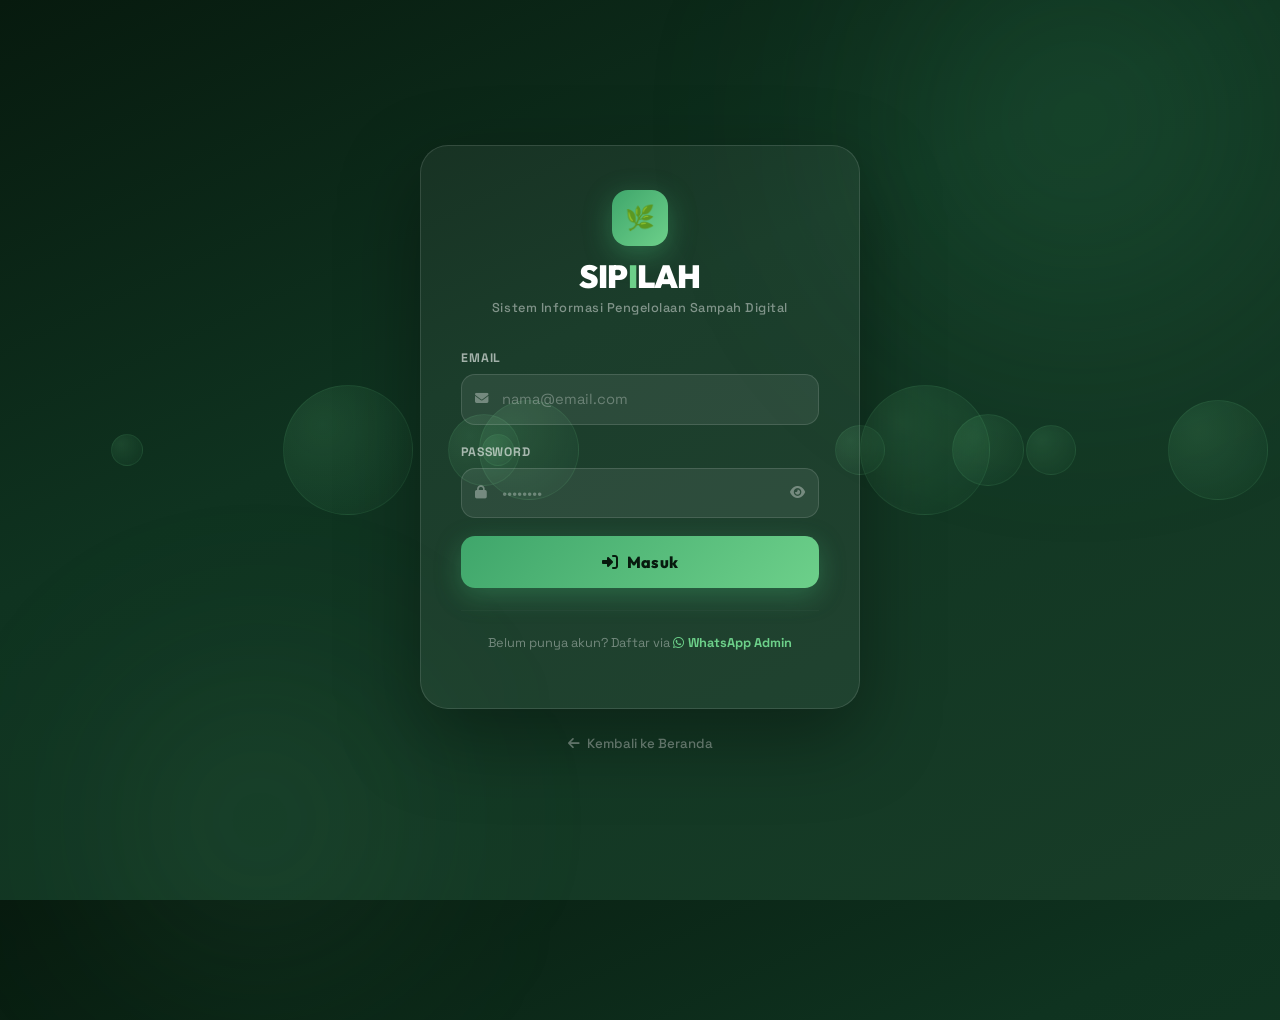
<file: src/main/resources/templates/login.html>
<!DOCTYPE html>
<html lang="id">
<head>
  <meta charset="UTF-8" />
  <meta name="viewport" content="width=device-width, initial-scale=1.0" />
  <title>SIPILAH — Masuk</title>
  <link href="https://cdnjs.cloudflare.com/ajax/libs/bootstrap/5.3.0/css/bootstrap.min.css" rel="stylesheet" />
  <link href="https://cdnjs.cloudflare.com/ajax/libs/font-awesome/6.4.0/css/all.min.css" rel="stylesheet" />
  <link href="https://fonts.googleapis.com/css2?family=Outfit:wght@400;600;700;800;900&family=Space+Grotesk:wght@400;500;600;700&display=swap" rel="stylesheet" />
  <style>
    :root {
      --g1: #071a0e;
      --g2: #0f3320;
      --g3: #1a5c38;
      --g4: #2d7a4f;
      --g5: #3fa66b;
      --g6: #6dd08a;
      --g7: #a8f0bc;
    }

    * { margin: 0; padding: 0; box-sizing: border-box; }

    body {
      font-family: "Space Grotesk", sans-serif;
      min-height: 100vh;
      background: linear-gradient(155deg, var(--g1) 0%, var(--g2) 40%, #183d28 100%);
      display: flex;
      align-items: center;
      justify-content: center;
      padding: 24px;
      position: relative;
      overflow: hidden;
    }

    /* ── BACKGROUND ORBS ── */
    .orb {
      position: absolute;
      border-radius: 50%;
      filter: blur(100px);
      pointer-events: none;
    }

    .orb1 {
      width: 600px; height: 600px;
      background: radial-gradient(circle, rgba(63,166,107,.22) 0%, transparent 70%);
      top: -180px; right: -100px;
    }

    .orb2 {
      width: 400px; height: 400px;
      background: radial-gradient(circle, rgba(109,208,138,.14) 0%, transparent 70%);
      bottom: -120px; left: 60px;
    }

    /* ── BUBBLES ── */
    .bbl {
      position: absolute;
      border-radius: 50%;
      background: radial-gradient(circle at 30% 30%, rgba(109,208,138,.15), rgba(63,166,107,.03));
      border: 1px solid rgba(109,208,138,.1);
      animation: riseBbl linear infinite;
      pointer-events: none;
    }

    @keyframes riseBbl {
      0%   { transform: translateY(110vh) scale(.8) rotate(0deg); opacity: 0; }
      8%   { opacity: 0.8; }
      92%  { opacity: 0.4; }
      100% { transform: translateY(-15vh) scale(1.1) rotate(360deg); opacity: 0; }
    }

    /* ── CARD ── */
    .login-wrap {
      position: relative;
      z-index: 10;
      width: 100%;
      max-width: 440px;
      animation: fadeSlideUp .7s ease both;
    }

    @keyframes fadeSlideUp {
      from { opacity: 0; transform: translateY(28px); }
      to   { opacity: 1; transform: translateY(0); }
    }

    .login-card {
      background: rgba(255,255,255,0.05);
      backdrop-filter: blur(28px);
      -webkit-backdrop-filter: blur(28px);
      border: 1px solid rgba(255,255,255,0.12);
      border-radius: 28px;
      padding: 44px 40px 40px;
      box-shadow: 0 28px 80px rgba(0,0,0,0.35);
    }

    /* ── LOGO ── */
    .logo-area {
      text-align: center;
      margin-bottom: 32px;
    }

    .logo-box {
      width: 56px; height: 56px;
      background: linear-gradient(135deg, var(--g5), var(--g6));
      border-radius: 16px;
      display: inline-flex; align-items: center; justify-content: center;
      font-size: 24px;
      box-shadow: 0 8px 28px rgba(63,166,107,.45);
      margin-bottom: 14px;
      animation: floatLogo 3s ease-in-out infinite;
    }

    @keyframes floatLogo {
      0%, 100% { transform: translateY(0); }
      50%      { transform: translateY(-6px); }
    }

    .logo-name {
      font-family: "Outfit", sans-serif;
      font-weight: 900;
      font-size: 2rem;
      color: #fff;
      letter-spacing: -0.5px;
      line-height: 1;
      display: block;
    }

    .logo-name em {
      color: var(--g6);
      font-style: normal;
    }

    .logo-tagline {
      font-size: 0.8rem;
      color: rgba(255,255,255,0.45);
      margin-top: 6px;
      font-weight: 500;
      letter-spacing: 0.04em;
      display: block;
    }

    /* ── FORM LABEL ── */
    .f-lbl {
      display: block;
      font-size: 0.77rem;
      font-weight: 700;
      color: rgba(255,255,255,0.6);
      text-transform: uppercase;
      letter-spacing: 0.07em;
      margin-bottom: 7px;
    }

    /* ── INPUT ── */
    .input-wrap {
      position: relative;
      margin-bottom: 18px;
    }

    .input-icon {
      position: absolute;
      left: 14px; top: 50%;
      transform: translateY(-50%);
      color: rgba(255,255,255,0.35);
      font-size: 0.84rem;
      pointer-events: none;
    }

    .f-input {
      width: 100%;
      background: rgba(255,255,255,0.07);
      border: 1.5px solid rgba(255,255,255,0.13);
      border-radius: 14px;
      padding: 13px 16px 13px 40px;
      font-family: "Space Grotesk", sans-serif;
      font-size: 0.92rem;
      color: #fff;
      transition: all 0.25s;
    }

    .f-input::placeholder { color: rgba(255,255,255,0.3); }
    .f-input:focus {
      outline: none;
      border-color: var(--g5);
      background: rgba(255,255,255,0.1);
      box-shadow: 0 0 0 4px rgba(63,166,107,0.18);
    }

    /* ── PASSWORD TOGGLE ── */
    .pass-toggle {
      position: absolute;
      right: 14px; top: 50%;
      transform: translateY(-50%);
      background: none; border: none;
      color: rgba(255,255,255,0.35);
      cursor: pointer; font-size: 0.84rem;
      padding: 0; transition: color 0.2s;
    }

    .pass-toggle:hover { color: var(--g6); }

    /* ── ERROR ALERT ── */
    .err-box {
      background: rgba(231,76,60,0.15);
      border: 1px solid rgba(231,76,60,0.35);
      border-radius: 12px;
      padding: 12px 15px;
      font-size: 0.83rem;
      font-weight: 600;
      color: #ff9999;
      margin-bottom: 18px;
      display: none;
      align-items: center;
      gap: 9px;
    }

    .err-box.show { display: flex; }

    /* ── SUBMIT BUTTON ── */
    .btn-login {
      width: 100%;
      padding: 14px;
      background: linear-gradient(135deg, var(--g5), var(--g6));
      color: var(--g1);
      border: none;
      border-radius: 14px;
      font-family: "Outfit", sans-serif;
      font-weight: 800;
      font-size: 1rem;
      cursor: pointer;
      transition: all 0.3s;
      box-shadow: 0 8px 26px rgba(63,166,107,.38);
      display: flex; align-items: center; justify-content: center; gap: 9px;
      letter-spacing: 0.01em;
    }

    .btn-login:hover:not(:disabled) {
      transform: translateY(-3px);
      box-shadow: 0 14px 38px rgba(63,166,107,.55);
    }

    .btn-login:disabled {
      opacity: 0.65;
      cursor: not-allowed;
      transform: none;
      box-shadow: none;
    }

    /* ── SPINNER ── */
    .spinner {
      width: 18px; height: 18px;
      border: 2.5px solid rgba(7,26,14,0.25);
      border-top-color: var(--g1);
      border-radius: 50%;
      animation: spin 0.75s linear infinite;
      display: inline-block;
      flex-shrink: 0;
    }

    @keyframes spin { 100% { transform: rotate(360deg); } }

    /* ── BACK LINK ── */
    .back-area {
      text-align: center;
      margin-top: 22px;
    }

    .back-link {
      color: rgba(255,255,255,0.4);
      font-size: 0.83rem;
      text-decoration: none;
      font-weight: 500;
      display: inline-flex; align-items: center; gap: 7px;
      transition: color 0.2s;
    }

    .back-link:hover { color: var(--g6); }

    /* ── INFO WA LINK ── */
    .wa-link {
      color: var(--g6);
      font-weight: 700;
      text-decoration: none;
    }

    .wa-link:hover { text-decoration: underline; }

    /* ── DIVIDER ── */
    .divider {
      border: none;
      border-top: 1px solid rgba(255,255,255,0.09);
      margin: 22px 0;
    }

    .no-account {
      text-align: center;
      font-size: 0.8rem;
      color: rgba(255,255,255,0.38);
    }

    /* ── MOBILE ── */
    @media (max-width: 480px) {
      .login-card { padding: 32px 24px; }
    }
  </style>
</head>
<body>

<!-- ORBS -->
<div class="orb orb1"></div>
<div class="orb orb2"></div>

<!-- SCRIPT BUBBLE -->
<script>
  (function() {
    [32,50,72,100,130].forEach(s => {
      for (let j = 0; j < 2; j++) {
        const b = document.createElement("div");
        b.className = "bbl";
        b.style.cssText = `width:${s}px;height:${s}px;left:${Math.random()*100}%;animation-duration:${12+Math.random()*16}s;animation-delay:${-Math.random()*20}s;`;
        document.body.appendChild(b);
      }
    });
  })();
</script>

<!-- FORM -->
<div class="login-wrap">
  <div class="login-card">

    <!-- Logo -->
    <div class="logo-area">
      <div class="logo-box">🌿</div>
      <span class="logo-name">SIP<em>I</em>LAH</span>
      <span class="logo-tagline">Sistem Informasi Pengelolaan Sampah Digital</span>
    </div>

    <!-- Error alert -->
    <div class="err-box" id="err-box">
      <i class="fas fa-exclamation-circle" style="flex-shrink:0;"></i>
      <span id="err-msg">Email atau password salah.</span>
    </div>

    <!-- Email -->
    <div>
      <label class="f-lbl">Email</label>
      <div class="input-wrap">
        <i class="fas fa-envelope input-icon"></i>
        <input
          type="email" id="email" class="f-input"
          placeholder="nama@email.com"
          onkeydown="if(event.key==='Enter') doLogin()"
          autocomplete="email"
        />
      </div>
    </div>

    <!-- Password -->
    <div>
      <label class="f-lbl">Password</label>
      <div class="input-wrap">
        <i class="fas fa-lock input-icon"></i>
        <input
          type="password" id="password" class="f-input"
          placeholder="••••••••"
          onkeydown="if(event.key==='Enter') doLogin()"
          autocomplete="current-password"
          style="padding-right:42px;"
        />
        <button class="pass-toggle" type="button" onclick="togglePass()" id="pass-btn" title="Tampilkan/sembunyikan password">
          <i class="fas fa-eye" id="pass-icon"></i>
        </button>
      </div>
    </div>

    <!-- Submit -->
    <button class="btn-login" id="btn-login" onclick="doLogin()">
      <i class="fas fa-sign-in-alt"></i>
      <span id="btn-text">Masuk</span>
    </button>

    <hr class="divider" />

    <p class="no-account">
      Belum punya akun? Daftar via
      <a href="https://wa.me/6283863435413?text=Halo%20Admin,%20saya%20mau%20mendaftar%20SIPILAH" target="_blank" class="wa-link">
        <i class="fab fa-whatsapp me-1"></i>WhatsApp Admin
      </a>
    </p>

  </div>

  <div class="back-area">
    <a href="/" class="back-link">
      <i class="fas fa-arrow-left"></i> Kembali ke Beranda
    </a>
  </div>
</div>

<script>
  // ── CEK JIKA SUDAH LOGIN ────────────────────────────────────────
  (function() {
    const stored = sessionStorage.getItem("sipilah_user");
    if (!stored) return;
    try {
      const u = JSON.parse(stored);
      redirectByRole(u.role);
    } catch {}
  })();

  function redirectByRole(role) {
    if (role === "ADMIN")    { window.location.replace("/admin");    return true; }
    if (role === "PETUGAS")  { window.location.replace("/petugas");  return true; }
    if (role === "PENGGUNA") { window.location.replace("/pengguna"); return true; }
    return false;
  }

  // ── TOGGLE PASSWORD VISIBILITY ────────────────────────────────
  function togglePass() {
    const input = document.getElementById("password");
    const icon  = document.getElementById("pass-icon");
    const isPass = input.type === "password";
    input.type = isPass ? "text" : "password";
    icon.className = isPass ? "fas fa-eye-slash" : "fas fa-eye";
  }

  // ── SET UI STATE ──────────────────────────────────────────────
  function setLoading(on) {
    const btn  = document.getElementById("btn-login");
    const text = document.getElementById("btn-text");
    btn.disabled = on;
    if (on) {
      btn.innerHTML = `<span class="spinner"></span><span>Memverifikasi...</span>`;
    } else {
      btn.innerHTML = `<i class="fas fa-sign-in-alt"></i><span>Masuk</span>`;
    }
  }

  function showError(msg) {
    document.getElementById("err-msg").innerHTML = msg;
    document.getElementById("err-box").classList.add("show");
  }

  function hideError() {
    document.getElementById("err-box").classList.remove("show");
  }

  // ── MAIN LOGIN FUNCTION ────────────────────────────────────────
  async function doLogin() {
    const email    = document.getElementById("email").value.trim();
    const password = document.getElementById("password").value;

    hideError();

    if (!email || !password) {
      showError("Email dan password wajib diisi.");
      document.getElementById(!email ? "email" : "password").focus();
      return;
    }

    setLoading(true);

    try {
      const response = await fetch("/api/auth/login", {
        method : "POST",
        headers: { "Content-Type": "application/json" },
        body   : JSON.stringify({ email, password })
      });

      if (!response.ok) {
        const status = response.status;
        if (status === 404) {
          showError(
            "Email belum terdaftar. Hubungi admin melalui " +
            "<a href='https://wa.me/6283863435413' target='_blank' class='wa-link'>" +
            "<i class='fab fa-whatsapp me-1'></i>WhatsApp</a>"
          );
        } else if (status === 400 || status === 401) {
          showError("Password salah. Silakan coba lagi.");
          document.getElementById("password").value = "";
          document.getElementById("password").focus();
        } else {
          const msg = await response.text().catch(() => "");
          showError(msg || "Login gagal. Coba beberapa saat lagi.");
        }
        setLoading(false);
        return;
      }

      const data = await response.json();

      // ── SIMPAN SESSION ─────────────────────────────────────────
      const userData = {
        nama         : data.nama         || data.name        || "",
        email        : data.email        || email,
        role         : data.role         || "",
        alamat       : data.alamat       || "",
        rtRw         : data.rtRw         || data.rt_rw       || "",
        noTelepon    : data.noTelepon    || data.no_telepon  || "",
        nomorInduk   : data.nomorInduk   || "",
        wilayahTugas : data.wilayahTugas || "",
      };

      sessionStorage.setItem("sipilah_user", JSON.stringify(userData));

      // ── REDIRECT SESUAI ROLE ───────────────────────────────────
      if (!redirectByRole(userData.role)) {
        showError(`Role tidak dikenali: <strong>${userData.role || "(kosong)"}</strong>. Hubungi admin.`);
        setLoading(false);
      }

    } catch (err) {
      console.error(err);
      showError("Tidak dapat terhubung ke server. Periksa koneksi Anda.");
      setLoading(false);
    }
  }
</script>
</body>
</html>
</file>
